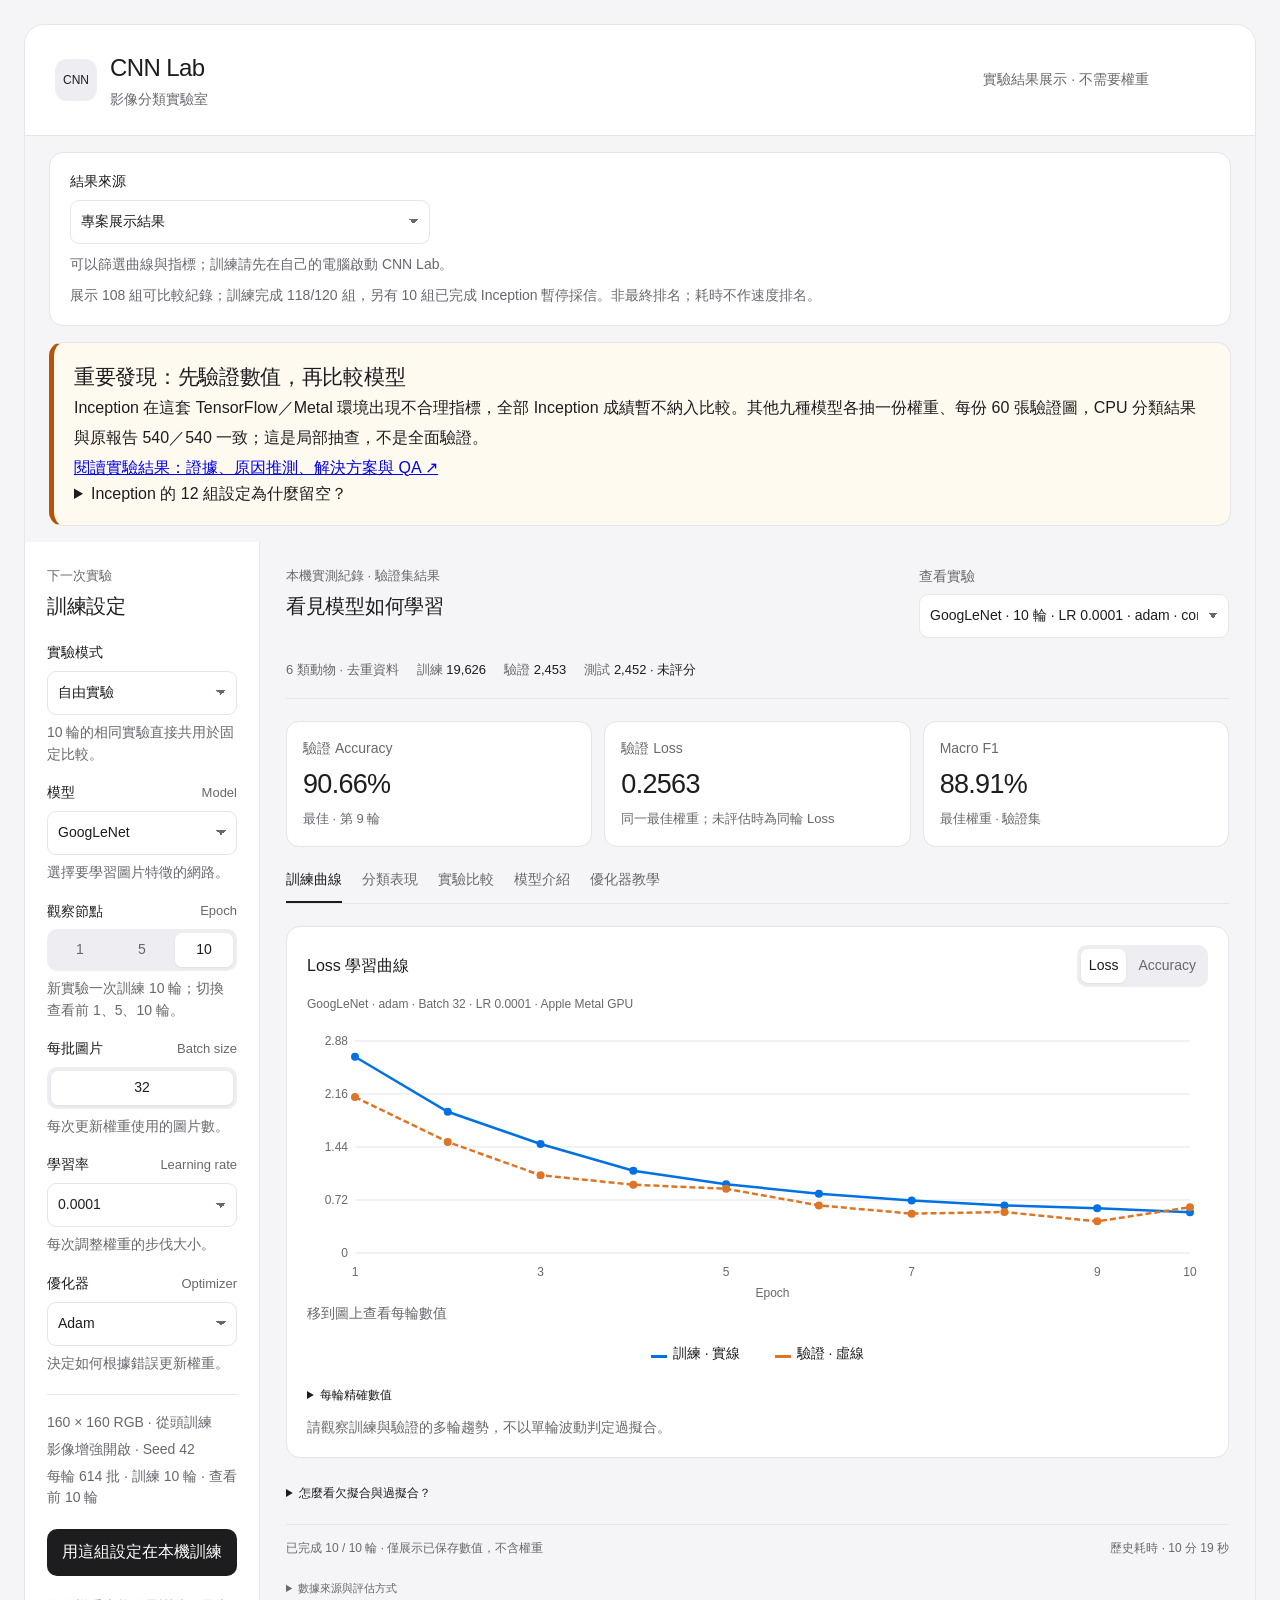
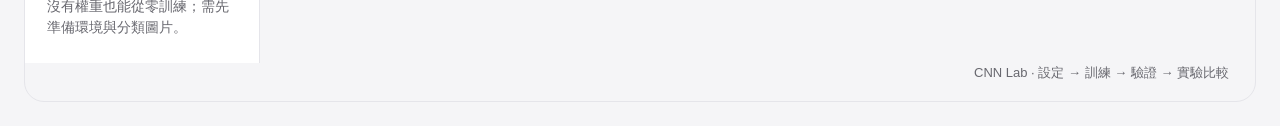
<file: index.html>
<!doctype html>
<html lang="zh-Hant"><head><meta charset="utf-8"><meta name="viewport" content="width=device-width, initial-scale=1"><title>CNN Lab · 影像分類實驗室</title><link rel="stylesheet" href="webs/style.css"><script src="webs/app.js" defer></script></head><body>
<div id="cnn-lab-preview-v2" data-mode="showcase" aria-label="CNN 影像分類實驗室介面提案">

<header class="lab-head"><div class="lab-brand"><span class="lab-logo" aria-hidden="true">CNN</span><div><h1>CNN Lab</h1><p class="lab-sub">影像分類實驗室</p></div></div><span class="lab-tag">本機執行 · 真實實驗紀錄</span></header>
<section class="lab-panel lab-source-panel"><label class="lab-field"><span class="lab-label">結果來源</span><select class="lab-select" id="cl-source"><option value="showcase">專案展示結果</option><option value="local">這台電腦的實驗</option></select></label><p class="lab-help" id="cl-mode-note"></p><p class="lab-help" id="cl-snapshot-note"></p></section>
<section class="lab-panel lab-evidence-note"><h2>重要發現：先驗證數值，再比較模型</h2><p>Inception 在這套 TensorFlow／Metal 環境出現不合理指標，全部 Inception 成績暫不納入比較。其他九種模型各抽一份權重、每份 60 張驗證圖，CPU 分類結果與原報告 540／540 一致；這是局部抽查，不是全面驗證。</p><p><a href="https://github.com/zihling-project-ai/dl_cnn_model_learning/blob/main/docs/experiment-results.md" target="_blank" rel="noopener noreferrer">閱讀實驗結果：證據、原因推測、解決方案與 QA ↗</a></p><details><summary>Inception 的 12 組設定為什麼留空？</summary><div class="lab-table-wrap"><table><thead><tr><th>模型</th><th>優化器</th><th>學習率</th><th>狀態</th><th>原因</th></tr></thead><tbody id="cl-review-cases"></tbody></table></div></details></section>
<section class="lab-panel" id="cl-local-guide" hidden><h3>在自己的電腦上訓練</h3><p class="lab-help" id="cl-guide-settings"></p><p>先下載專案、準備分類圖片，依安裝說明建立 Python 環境並啟動本機服務。Metal 需另行驗證，NVIDIA Docker 尚待實測。回到本機 CNN Lab 後，可用目前選中的設定從零訓練；權重與紀錄會保存在你自己的電腦。</p><p><a href="https://github.com/zihling-project-ai/dl_cnn_model_learning/blob/main/webs/README.md" target="_blank" rel="noopener noreferrer">查看本機啟動說明（Docker 尚待實測）</a></p></section>
<section class="lab-job" id="cl-job" hidden aria-live="polite"><div class="lab-plot-head"><div><h3 id="cl-job-title">準備工作</h3><p class="lab-help" id="cl-job-detail"></p></div><button type="button" class="lab-small-button" id="cl-cancel">取消工作</button></div><progress id="cl-progress" max="100" value="0" aria-label="工作進度"></progress><p class="lab-help" id="cl-job-message"></p></section><p class="lab-alert" id="cl-alert" role="alert" hidden></p><div class="lab-body">
<aside class="lab-side" aria-label="下次實驗設定">
<div><p class="lab-eyebrow">下一次實驗</p><h2>訓練設定</h2></div>
<div class="lab-fields">
<label class="lab-field"><span class="lab-label">實驗模式</span><select class="lab-select" id="cl-mode"><option value="free">自由實驗</option><option value="comparison">固定比較 · 10 輪</option><option value="grid">依序執行全部參數組合</option></select><span class="lab-help">10 輪的相同實驗直接共用於固定比較。</span></label><label class="lab-field"><span class="lab-label">模型 <span>Model</span></span><select class="lab-select" id="cl-model"><option value="EfficientNet-B0">EfficientNet-B0</option><option>MobileNet V1</option><option>ResNet50</option><option>GoogLeNet</option><option>Inception</option><option>VGG16</option><option>VGG16 BN</option><option>AlexNet</option><option>AlexNet LRN</option><option>LeNet</option></select><span class="lab-help" data-help>選擇要學習圖片特徵的網路。</span></label>
<div class="lab-field"><span class="lab-label" id="cl-epoch-label">觀察節點 <span>Epoch</span></span><div class="lab-segments" role="group" aria-labelledby="cl-epoch-label" data-choice="epoch"><button type="button" aria-pressed="false" data-value="1">1</button><button type="button" aria-pressed="false" data-value="5">5</button><button type="button" aria-pressed="true" data-value="10">10</button></div><span class="lab-help" data-help>新實驗一次訓練 10 輪；切換查看前 1、5、10 輪。</span></div>
<div class="lab-field"><span class="lab-label" id="cl-batch-label">每批圖片 <span>Batch size</span></span><div class="lab-segments" role="group" aria-labelledby="cl-batch-label" data-choice="batch"><button type="button" aria-pressed="true" data-value="32">32</button></div><span class="lab-help" data-help>每次更新權重使用的圖片數。</span></div>
<label class="lab-field"><span class="lab-label">學習率 <span>Learning rate</span></span><select class="lab-select" id="cl-lr"><option value="0.00001">0.00001</option><option value="0.001" selected>0.001</option><option value="0.0001">0.0001</option></select><span class="lab-help" data-help>每次調整權重的步伐大小。</span></label>
<label class="lab-field"><span class="lab-label">優化器 <span>Optimizer</span></span><select class="lab-select" id="cl-optimizer"><option>Adam</option><option>SGD</option><option>AdamW</option><option>RMSprop</option></select><span class="lab-help" data-help>決定如何根據錯誤更新權重。</span></label>
</div>
<div class="lab-side-note"><span class="lab-help">160 × 160 RGB · 從頭訓練</span><span class="lab-help">影像增強開啟 · Seed 42</span><span class="lab-help" id="cl-batches">每輪 614 批 · 最多 10 輪</span></div>
<button type="button" class="lab-main-button" id="cl-start"><i data-lucide="play" aria-hidden="true"></i>開始訓練</button><p class="lab-help" id="cl-draft-status" aria-live="polite">結果區顯示已完成的實驗。</p>
</aside>
<main class="lab-main">
<div class="lab-result-head"><div><p class="lab-eyebrow">已完成實驗 · 驗證集結果</p><h2>看見模型如何學習</h2></div><label><span class="lab-help">查看實驗</span><select class="lab-select lab-run-select" id="cl-run" aria-label="查看實驗"></select></label></div>
<div class="lab-dataset"><span>6 類動物 · 去重資料</span><span>訓練 <strong>19,626</strong></span><span>驗證 <strong>2,453</strong></span><span>測試 <strong>2,452 · 未評分</strong></span></div>
<div class="lab-stats" id="cl-original-stats" aria-live="polite"><div class="lab-stat"><span class="lab-stat-label">驗證 Accuracy</span><strong class="lab-value" id="cl-accuracy">—</strong><span class="lab-stat-foot" id="cl-best">尚未選擇實驗</span></div><div class="lab-stat"><span class="lab-stat-label">驗證 Loss</span><strong class="lab-value" id="cl-loss">—</strong><span class="lab-stat-foot">同一最佳權重；未評估時為同輪 Loss</span></div><div class="lab-stat"><span class="lab-stat-label">Macro F1</span><strong class="lab-value">—</strong><span class="lab-stat-foot">尚未計算驗證分類指標</span></div></div>
<div class="lab-tabs" role="tablist" aria-label="實驗結果"><button type="button" role="tab" id="cl-tab-curves" aria-controls="cl-panel-curves" aria-selected="false">訓練曲線</button><button type="button" role="tab" id="cl-tab-class" aria-controls="cl-panel-class" aria-selected="true">分類表現</button><button type="button" role="tab" id="cl-tab-compare" aria-controls="cl-panel-compare" aria-selected="false">實驗比較</button><button type="button" role="tab" id="cl-tab-models" aria-controls="cl-panel-models" aria-selected="false">模型介紹</button><button type="button" role="tab" id="cl-tab-optimizers" aria-controls="cl-panel-optimizers" aria-selected="false">優化器教學</button></div>
<section id="cl-panel-curves" role="tabpanel" aria-labelledby="cl-tab-curves" hidden class="lab-gap">
<div class="lab-panel"><div class="lab-plot-head"><h3 id="cl-chart-label">Loss 學習曲線</h3><div class="lab-plot-controls"><div class="lab-segments" role="group" aria-label="曲線指標" data-choice="metric"><button type="button" data-value="loss" aria-pressed="true">Loss</button><button type="button" data-value="accuracy" aria-pressed="false">Accuracy</button></div></div></div><p class="lab-saved-settings" id="cl-result-meta">EfficientNet-B0 · Adam · Batch 32 · LR 0.001</p><section id="cl-chart-composition" data-viz-composition><div class="lab-chart" data-viz-container aria-label="訓練與驗證 Loss 曲線"></div></section><p class="lab-caption" id="cl-curve-note">訓練開始後會顯示實際曲線。</p></div>
<details class="lab-explain"><summary>怎麼看欠擬合與過擬合？</summary><p>兩邊都差且停滯：留意欠擬合。訓練持續進步、驗證連續退步：留意過擬合。判讀連續多輪，不用單一門檻下結論。</p></details>
</section>
<section id="cl-panel-class" role="tabpanel" aria-labelledby="cl-tab-class" class="lab-stack">
<div class="lab-class-toolbar"><div><h3>六類分類評估</h3><p class="lab-help" id="cl-class-provenance">驗證集分類指標尚未計算</p></div><span class="lab-help">驗證集 · 最佳權重</span></div>
<div class="lab-status-note" id="cl-class-banner">選取已完成實驗後，按「計算驗證指標」，查看六類分類結果。</div>
<div class="lab-class-stats" aria-live="polite"><div class="lab-stat"><span class="lab-stat-label">Accuracy</span><strong class="lab-value" id="cl-class-accuracy">—</strong><span class="lab-stat-foot">整體答對比例</span></div><div class="lab-stat"><span class="lab-stat-label">Macro F1</span><strong class="lab-value" id="cl-class-macro">—</strong><span class="lab-stat-foot">六類同等重要</span></div><div class="lab-stat"><span class="lab-stat-label">Weighted F1</span><strong class="lab-value" id="cl-class-weighted">—</strong><span class="lab-stat-foot">依各類張數加權</span></div></div>
<div class="lab-panel"><div class="lab-plot-head"><div><h3>混淆矩陣</h3><p class="lab-help">對角線：答對 · 其他格：誤判</p></div><div class="lab-segments" role="group" aria-label="混淆矩陣顯示方式" id="cl-matrix-units"><button type="button" data-unit="count" aria-pressed="true">張數</button><button type="button" data-unit="percent" aria-pressed="false">百分比</button></div></div><p class="lab-matrix-axis">橫軸：預測類別　／　縱軸：真實類別</p><div class="lab-table-wrap"><table class="lab-matrix" aria-label="六類動物混淆矩陣，行是真實類別，列是預測類別"><caption class="lab-help" id="cl-matrix-caption">真實驗證結果 · 點格子查看誤判方向</caption><thead><tr><th scope="col">真實類別</th><th scope="col">貓</th><th scope="col">狗</th><th scope="col">狐狸</th><th scope="col">豹</th><th scope="col">獅子</th><th scope="col">狼</th></tr></thead><tbody id="cl-matrix-body"></tbody></table></div><div class="lab-matrix-legend"><span>較少</span><span class="lab-legend-ramp" aria-hidden="true"></span><span>較多</span><span id="cl-normalize-label">顏色依每列比例</span></div><div class="lab-cell-detail" aria-live="polite"><div><h3 id="cl-cell-title">選擇一格，查看模型的判斷</h3><p class="lab-help" id="cl-cell-detail">例如「狐狸 → 狼」代表狐狸被誤認成狼。</p></div><button type="button" class="lab-small-button" id="cl-error-images" disabled>查看錯誤照片</button></div><p id="cl-image-note" class="lab-help" aria-live="polite"></p></div>
<div class="lab-panel"><div class="lab-plot-head"><h3>各類別 Precision／Recall／F1</h3><span class="lab-help" id="cl-score-basis">驗證集 · 2,453 張</span></div><div class="lab-table-wrap"><table class="lab-scores"><thead><tr><th scope="col">類別</th><th scope="col">Precision</th><th scope="col">Recall</th><th scope="col">F1</th><th scope="col">Support</th></tr></thead><tbody id="cl-scores-body"></tbody><tfoot id="cl-scores-foot"></tfoot></table></div><details class="lab-explain"><summary>這些指標怎麼讀？</summary><p>Precision：被判成這一類的照片，有多少是真的。Recall：這一類的照片，有多少被找出來。F1：綜合兩者。Support：真實照片張數。Macro：六類平等平均；Weighted：依各類張數加權。</p></details></div>
<div class="lab-class-footer"><span class="lab-help">調參看驗證集 · 測試集保留到最終評估</span><button type="button" class="lab-small-button" id="cl-evaluate">計算實際驗證指標</button></div><div id="cl-errors" class="lab-error-grid" hidden></div><p class="lab-help" id="cl-eval-note" aria-live="polite">評估只使用驗證集，不讀取測試集。</p>
</section>

<section id="cl-panel-optimizers" role="tabpanel" aria-labelledby="cl-tab-optimizers" hidden class="lab-stack">
<div class="lab-panel lab-optimizer-intro"><p class="lab-eyebrow">先看一次更新，再看四種方法</p><h3>模型答錯後，旋鈕要往哪轉、轉多少？</h3><p>把一個權重想成一個旋鈕。Loss 是錯誤分數；梯度告訴我們這個旋鈕附近的斜率；優化器決定怎麼轉；學習率決定步伐大小。照片的正確標籤始終不變。</p><div class="lab-learning-flow"><span>看照片與答案</span><b aria-hidden="true">→</b><span>算錯誤分數</span><b aria-hidden="true">→</b><span>算梯度</span><b aria-hidden="true">→</b><span>更新旋鈕</span></div></div>
<div class="lab-panel"><h3>先真的算一次：讓 w 接近 3</h3><p>這是只有一個旋鈕的玩具任務，不是動物分類的 Loss。目前 w=1，我們希望它接近固定答案 3。</p><pre class="lab-formula"><code>Loss = (w − 3)²
梯度 g = 2 × (w − 3) = −4

新權重 = 舊權重 − 學習率 × 梯度
       = 1 − 0.1 × (−4)
       = 1.4</code></pre><p>梯度是負的，減掉負數，權重反而變大。Loss 從 4 變成 2.56，表示這一步更接近答案。答案 3 沒改，改的是目前的猜測。</p><p class="lab-optimizer-example">學習率 0.01：只走到 1.04。<br>學習率 2：衝到 9，Loss 反而變成 36。<br>步伐不是越大越好；這裡的學習率只是方便算例。</p></div>
<div class="lab-panel"><h3>公式先認這幾個字</h3><p><b>w</b>＝權重；<b>g</b>＝梯度；<b>α</b>＝學習率；<b>t</b>＝第幾次更新，不是 epoch。<br><b>√</b>＝平方根；<b>g²</b>＝梯度平方；<b>ε</b>＝放在分母裡幫助穩定的小數值。</p><p>梯度為正：權重增加一點，Loss 會上升，所以通常往減少權重的方向走。梯度為負則相反。這是附近的方向資訊，不保證一大步後仍然成立。</p></div>
<div class="lab-optimizer-grid">
<article class="lab-panel"><p class="lab-eyebrow">01 · 照這次的斜率走</p><h3>SGD：直接改一小步</h3><p>這一批告訴我往哪改，就照學習率走。前面的 1 → 1.4，就是最簡單的 SGD。</p><pre class="lab-formula"><code>w新 = w舊 − α × g</code></pre><details class="lab-explain"><summary>加 Momentum：記住上一個步伐</summary><p>如果連續幾次方向相同，就累積一些慣性。u 是帶正負號的更新步伐；μ=0.9 表示保留九成舊步伐。</p><pre class="lab-formula"><code>u新 = μ × u舊 + α × g
w新 = w舊 − u新</code></pre><p>例如舊步伐 −0.2，這次 α=0.1、g=−4：新步伐＝−0.58，所以權重增加 0.58。此例不含衰減。</p></details><p class="lab-help">Lab 使用 momentum=0.9，另有權重衰減，因此不是最單純的 SGD。</p></article>
<article class="lab-panel"><p class="lab-eyebrow">02 · 看自己最近的梯度大小</p><h3>RMSprop：先調整步伐尺度</h3><p>不同旋鈕的梯度大小可能差很多。每個旋鈕先記住自己最近的梯度平方，再用它縮放更新。</p><pre class="lab-formula"><code>s新 = ρ × s舊 + (1−ρ) × g²
步伐 = α × g / √(s新 + ε)
w新 = w舊 − 步伐</code></pre><p>s 是大小紀錄；ρ=0.9 就是九成舊紀錄加一成新紀錄。分母越大，這次更新縮得越多。</p><details class="lab-explain"><summary>簡單算例與 Lab 的動量</summary><p>從 s=0 開始，g=−4、ρ=0.9、α=0.1：s新=1.6。忽略 ε，步伐約 −0.316，w 從 1 變成約 1.316。例子不含動量；Lab 會額外用 μ=0.9 保留前一次步伐。</p><pre class="lab-formula"><code>u新 = μ × u舊 + 步伐
w新 = w舊 − u新</code></pre></details><p class="lab-help">對應 Keras 2.15、centered=False；Lab 的 ε=0.001 在平方根裡，實際計算不能總是忽略它。</p></article>
<article class="lab-panel"><p class="lab-eyebrow">03 · 兩本筆記</p><h3>Adam：記方向，也記大小</h3><p>第一本記最近常往哪邊走，第二本記最近梯度有多大。再用這兩本筆記決定步伐。</p><pre class="lab-formula"><code>m新 = β₁ × m舊 + (1−β₁) × g
v新 = β₂ × v舊 + (1−β₂) × g²</code></pre><p>m 記方向；v 記大小。β₁、β₂ 是保留舊紀錄的比例。剛開始紀錄都是零，Adam 會另外做早期修正。</p><details class="lab-explain"><summary>完整更新公式：看懂後再展開</summary><pre class="lab-formula"><code>aₜ = α × √(1−β₂ᵗ) / (1−β₁ᵗ)
wₜ = wₜ₋₁ − aₜ × mₜ / (√vₜ + ε)</code></pre><p>t 是更新次數；上標 t 是次方。aₜ 是修正後的係數，不用在介面另外填。m、v 依上面公式累積，起始都為零。</p><p>第一步 g=−4、α=0.1，忽略極小 ε，w 約從 1 變成 1.1。不同方法走的距離不一樣，不能只看一步就判定誰比較好。</p></details><p class="lab-help">以上對應 Keras 2.15、amsgrad=False。自動調整不代表自動找到最佳答案。</p></article>
<article class="lab-panel"><p class="lab-eyebrow">04 · 額外往零拉一點</p><h3>AdamW：Adam 加上權重衰減</h3><p>一邊照 Adam 更新，一邊額外限制權重長太大。λ 是 weight_decay，控制往零拉多少。</p><pre class="lab-formula"><code>w新 = (1 − α × λ) × w舊
      − Adam更新量</code></pre><p>假設舊權重 1、α=0.1、λ=0.01，Adam更新量=−0.1：</p><pre class="lab-formula"><code>只用 Adam：1 − (−0.1) = 1.1
用 AdamW：0.999 − (−0.1) = 1.099</code></pre><p>1.099 比 1.1 小一點，但仍比舊權重 1 大。衰減不表示總結果一定變小，因為學習可能同時把它推大。</p><p class="lab-help">λ=0 就沒有額外衰減。太強也可能學不好；它不等於直接把 L2 加進 Adam 的 Loss。</p></article>
</div><div class="lab-panel"><h3>先記住這四句就好</h3><ul><li><b>SGD：</b>照這次梯度走；加動量就記住前一步。</li><li><b>RMSprop：</b>看最近梯度大小，替每個權重調整尺度。</li><li><b>Adam：</b>同時記方向與大小，再修正初期估計。</li><li><b>AdamW：</b>Adam 之外再加一股往零拉的力。</li></ul><p>Lab 的 SGD／AdamW 套用 weight_decay，Adam／RMSprop 不套用；比較的是整組設定。不能只看名稱或十輪最高分就說誰一定比較好。</p><p><a href="https://github.com/zihling-project-ai/dl_cnn_model_learning/blob/main/docs/optimizers.md" target="_blank" rel="noopener noreferrer">完整白話筆記、公式小抄與官方參考 ↗</a></p></div>
</section>
<section id="cl-panel-models" role="tabpanel" aria-labelledby="cl-tab-models" hidden class="lab-stack"><div class="lab-panel"><h3>認識十種 CNN</h3><p class="lab-help">從核心設計理解模型，再搭配曲線與分類指標觀察。圖示以原論文或明確的官方參考版本為準；本專案是六類分類學習實作，仍有架構調整，部分差異較大，請展開各卡片核對。</p></div><div class="lab-model-grid"><article class="lab-panel lab-model-card"><h3>LeNet</h3><p>小型卷積與平均池化，作為入門基準。</p><a href="docs/images/lenet-reference.svg" target="_blank" rel="noopener noreferrer" aria-label="放大參考架構圖"><img src="docs/images/lenet-reference.svg" alt="LeNet 結構圖"></a><p class="lab-help">點圖可放大。圖依原論文／官方參考重繪；本專案調整見下方差異。<a href="https://princetonuniversity.github.io/NEU-PSY-502/_static/pdf/Class%204/LeCunn1998.pdf" target="_blank" rel="noopener noreferrer">查看架構來源</a></p><p><a href="https://github.com/zihling-project-ai/dl_cnn_model_learning/blob/main/models/lenet.py">查看模型程式</a></p><details class="lab-explain"><summary>模型特色與論文架構差異</summary><p>原版 C3 為部分通道連接，目前使用一般 Conv2D；原版 subsampling 含可訓練縮放與偏置，目前為固定平均池化；C5 改用 Flatten＋Dense(120)，在目前輸入尺寸下不等同原卷積；RBF 輸出改為 Softmax。<a href="https://princetonuniversity.github.io/NEU-PSY-502/_static/pdf/Class%204/LeCunn1998.pdf" target="_blank" rel="noopener noreferrer">論文</a></p></details></article><article class="lab-panel lab-model-card"><h3>AlexNet</h3><p>大卷積核、ReLU 與 Dropout。</p><a href="docs/images/alexnet-reference.svg" target="_blank" rel="noopener noreferrer" aria-label="放大參考架構圖"><img src="docs/images/alexnet-reference.svg" alt="AlexNet 結構圖"></a><p class="lab-help">點圖可放大。圖依原論文／官方參考重繪；本專案調整見下方差異。<a href="https://proceedings.neurips.cc/paper_files/paper/2012/file/c399862d3b9d6b76c8436e924a68c45b-Paper.pdf" target="_blank" rel="noopener noreferrer">查看架構來源</a></p><p><a href="https://github.com/zihling-project-ai/dl_cnn_model_learning/blob/main/models/alexnet.py">查看模型程式</a></p><details class="lab-explain"><summary>模型特色與論文架構差異</summary><p>隱藏全連接層為 512／512，原版為 4096／4096；原版第 2、4、5 層的分組連接改為一般卷積；省略 LRN。<a href="https://proceedings.neurips.cc/paper_files/paper/2012/file/c399862d3b9d6b76c8436e924a68c45b-Paper.pdf" target="_blank" rel="noopener noreferrer">論文</a></p></details></article><article class="lab-panel lab-model-card"><h3>AlexNet＋LRN</h3><p>加入局部反應正規化，與無 LRN 版本對照。</p><a href="docs/images/alexnet_lrn-reference.svg" target="_blank" rel="noopener noreferrer" aria-label="放大參考架構圖"><img src="docs/images/alexnet_lrn-reference.svg" alt="AlexNet＋LRN 結構圖"></a><p class="lab-help">點圖可放大。圖依原論文／官方參考重繪；本專案調整見下方差異。<a href="https://proceedings.neurips.cc/paper_files/paper/2012/file/c399862d3b9d6b76c8436e924a68c45b-Paper.pdf" target="_blank" rel="noopener noreferrer">查看架構來源</a></p><p><a href="https://github.com/zihling-project-ai/dl_cnn_model_learning/blob/main/models/alexnet_lrn.py">查看模型程式</a></p><details class="lab-explain"><summary>模型特色與論文架構差異</summary><p>同樣縮小為 512／512，且未使用原版分組連接。LRN 的 bias=1 與論文 k=2 不同，這一項屬層內超參數差異。<a href="https://proceedings.neurips.cc/paper_files/paper/2012/file/c399862d3b9d6b76c8436e924a68c45b-Paper.pdf" target="_blank" rel="noopener noreferrer">論文</a></p></details></article><article class="lab-panel lab-model-card"><h3>VGG16</h3><p>連續堆疊 3×3 卷積。</p><a href="docs/images/vgg16-reference.svg" target="_blank" rel="noopener noreferrer" aria-label="放大參考架構圖"><img src="docs/images/vgg16-reference.svg" alt="VGG16 結構圖"></a><p class="lab-help">點圖可放大。圖依原論文／官方參考重繪；本專案調整見下方差異。<a href="https://arxiv.org/abs/1409.1556" target="_blank" rel="noopener noreferrer">查看架構來源</a></p><p><a href="https://github.com/zihling-project-ai/dl_cnn_model_learning/blob/main/models/vgg16.py">查看模型程式</a></p><details class="lab-explain"><summary>模型特色與論文架構差異</summary><p>卷積配置對應原版 configuration D；兩個隱藏全連接層縮為 256／256，原版為 4096／4096。<a href="https://arxiv.org/html/1409.1556v6" target="_blank" rel="noopener noreferrer">論文 Table 1</a></p></details></article><article class="lab-panel lab-model-card"><h3>VGG16＋BN</h3><p>加入 Batch Normalization；分類器大小也與本專案 VGG16 不同，並非只差 BN。</p><a href="docs/images/vgg16_bn-reference.svg" target="_blank" rel="noopener noreferrer" aria-label="放大參考架構圖"><img src="docs/images/vgg16_bn-reference.svg" alt="VGG16＋BN 結構圖"></a><p class="lab-help">點圖可放大。圖依原論文／官方參考重繪；本專案調整見下方差異。<a href="https://arxiv.org/abs/1409.1556" target="_blank" rel="noopener noreferrer">查看架構來源</a></p><p><a href="https://github.com/zihling-project-ai/dl_cnn_model_learning/blob/main/models/vgg16_bn.py">查看模型程式</a></p><details class="lab-explain"><summary>模型特色與論文架構差異</summary><p>隱藏全連接層為 512／512。BN 是原 VGG 的擴充設計，並非 2014 VGG 論文原版。<a href="https://arxiv.org/html/1409.1556v6" target="_blank" rel="noopener noreferrer">VGG 論文</a></p></details></article><article class="lab-panel lab-model-card"><h3>GoogLeNet</h3><p>Inception v1 多分支、1×1 降維與輔助分類器。</p><a href="docs/images/googlenet-reference.svg" target="_blank" rel="noopener noreferrer" aria-label="放大參考架構圖"><img src="docs/images/googlenet-reference.svg" alt="GoogLeNet 結構圖"></a><p class="lab-help">點圖可放大。圖依原論文／官方參考重繪；本專案調整見下方差異。<a href="https://arxiv.org/abs/1409.4842" target="_blank" rel="noopener noreferrer">查看架構來源</a></p><p><a href="https://github.com/zihling-project-ai/dl_cnn_model_learning/blob/main/models/googlenet.py">查看模型程式</a></p><details class="lab-explain"><summary>模型特色與論文架構差異</summary><p>主要 Inception 配置大致對應，但前段省略原版兩個 LRN 層；池化的空間尺寸隨輸入尺寸調整。<a href="https://arxiv.org/pdf/1409.4842" target="_blank" rel="noopener noreferrer">論文</a></p></details></article><article class="lab-panel lab-model-card"><h3>Inception v2</h3><p>BN、多分支、卷積分解與降採樣。</p><a href="docs/images/inception-reference.svg" target="_blank" rel="noopener noreferrer" aria-label="放大參考架構圖"><img src="docs/images/inception-reference.svg" alt="Inception v2 結構圖"></a><p class="lab-help">點圖可放大。圖依原論文／官方參考重繪；本專案調整見下方差異。<a href="https://github.com/tensorflow/models/blob/master/research/slim/nets/inception_v2.py" target="_blank" rel="noopener noreferrer">查看架構來源</a></p><p><a href="https://github.com/zihling-project-ai/dl_cnn_model_learning/blob/main/models/inception.py">查看模型程式</a></p><details class="lab-explain"><summary>模型特色與論文架構差異</summary><p>對齊 TF-Slim 的可分離卷積前段、八個一般區塊與兩個 Reduction，共十個模組；保留本專案 GAP、六類輸出、BN／初始化與 Dropout 強度，不宣稱逐點重現原訓練。<a href="https://github.com/tensorflow/models/blob/master/research/slim/nets/inception_v2.py" target="_blank" rel="noopener noreferrer">參考實作</a></p></details></article><article class="lab-panel lab-model-card"><h3>ResNet50</h3><p>Bottleneck 與殘差捷徑。</p><a href="docs/images/resnet50-reference.svg" target="_blank" rel="noopener noreferrer" aria-label="放大參考架構圖"><img src="docs/images/resnet50-reference.svg" alt="ResNet50 結構圖"></a><p class="lab-help">點圖可放大。圖依原論文／官方參考重繪；本專案調整見下方差異。<a href="https://arxiv.org/abs/1512.03385" target="_blank" rel="noopener noreferrer">查看架構來源</a></p><p><a href="https://github.com/zihling-project-ai/dl_cnn_model_learning/blob/main/models/resnet.py">查看模型程式</a></p><details class="lab-explain"><summary>模型特色與論文架構差異</summary><p>主幹配置對應 ResNet50；第一層使用 TensorFlow same 補邊，與原作者固定 pad=3 的邊界取樣可能不同，不宣稱逐點數值等價。<a href="https://arxiv.org/pdf/1512.03385" target="_blank" rel="noopener noreferrer">論文</a>、<a href="https://github.com/KaimingHe/deep-residual-networks/blob/master/prototxt/ResNet-50-deploy.prototxt" target="_blank" rel="noopener noreferrer">原作者實作</a></p></details></article><article class="lab-panel lab-model-card"><h3>MobileNet v1</h3><p>Depthwise 與 Pointwise 卷積，降低計算量。</p><a href="docs/images/mobilenet_v1-reference.svg" target="_blank" rel="noopener noreferrer" aria-label="放大參考架構圖"><img src="docs/images/mobilenet_v1-reference.svg" alt="MobileNet v1 結構圖"></a><p class="lab-help">點圖可放大。圖依原論文／官方參考重繪；本專案調整見下方差異。<a href="https://arxiv.org/abs/1704.04861" target="_blank" rel="noopener noreferrer">查看架構來源</a></p><p><a href="https://github.com/zihling-project-ai/dl_cnn_model_learning/blob/main/models/mobilenet_v1.py">查看模型程式</a></p><details class="lab-explain"><summary>模型特色與論文架構差異</summary><p>主幹配置對應 v1；論文文字使用 ReLU，本專案使用 ReLU6（亦見官方實作），此差異須明確區分。目前 Dropout=0.2 與官方預設強度不同，主要屬正則化設定差異。<a href="https://arxiv.org/pdf/1704.04861" target="_blank" rel="noopener noreferrer">論文</a>、<a href="https://github.com/tensorflow/models/blob/master/research/slim/nets/mobilenet_v1.py" target="_blank" rel="noopener noreferrer">官方實作</a></p></details></article><article class="lab-panel lab-model-card"><h3>EfficientNet-B0</h3><p>MBConv、SE 通道權重與條件式殘差。</p><a href="docs/images/efficientnet_b0-reference.svg" target="_blank" rel="noopener noreferrer" aria-label="放大參考架構圖"><img src="docs/images/efficientnet_b0-reference.svg" alt="EfficientNet-B0 結構圖"></a><p class="lab-help">點圖可放大。圖依原論文／官方參考重繪；本專案調整見下方差異。<a href="https://arxiv.org/abs/1905.11946" target="_blank" rel="noopener noreferrer">查看架構來源</a></p><p><a href="https://github.com/zihling-project-ai/dl_cnn_model_learning/blob/main/models/efficientnet.py">查看模型程式</a></p><details class="lab-explain"><summary>模型特色與論文架構差異</summary><p>SE 縮減寬度依區塊輸入通道計算；殘差支路使用逐樣本遮罩，丟棄率依 block_idx／total_blocks 增加。保留本專案 BN 與初始化設定，不要求原論文環境或訓練方法。<a href="https://github.com/tensorflow/tpu/blob/master/models/official/efficientnet/efficientnet_model.py" target="_blank" rel="noopener noreferrer">參考實作</a></p></details></article></div></section>
<section id="cl-panel-compare" role="tabpanel" aria-labelledby="cl-tab-compare" hidden class="lab-stack"><div class="lab-panel"><div class="lab-plot-head"><h3>實驗比較</h3><span class="lab-help">僅顯示已完成 10 輪的實驗</span><span class="lab-help">比較時請使用相同基準、優化器與學習率</span></div><label class="lab-help">模型 <select class="lab-select" id="cl-filter-model"><option value="all">全部模型</option></select></label><label class="lab-help">優化器 <select class="lab-select" id="cl-filter-opt"><option value="all">全部</option><option>adam</option><option>sgd</option><option>adamw</option><option>rmsprop</option></select></label><label class="lab-help">學習率 <select class="lab-select" id="cl-filter-lr"><option value="all">全部</option><option>0.00001</option><option>0.0001</option><option>0.001</option></select></label><div class="lab-table-wrap"><table><thead><tr><th>模型</th><th>Epoch</th><th>Batch</th><th>LR</th><th>Optimizer</th><th>驗證 Acc.</th><th>驗證 Loss</th><th>Macro F1</th><th>耗時</th><th>狀態</th></tr></thead><tbody id="cl-compare-body"></tbody></table></div><p class="lab-caption">耗時為各次實測。不同模型與設定需搭配曲線一起判讀，不只比較最高分。</p></div></section>
<div class="lab-bottom"><span class="lab-completed"><i data-lucide="circle-check" aria-hidden="true"></i><span id="cl-complete">尚無實驗</span></span><span id="cl-duration">尚無完整耗時</span></div>
<details class="lab-src"><summary>數據來源與評估方式</summary><p>曲線讀取各次實驗的逐輪 CSV；分類指標由最佳權重在驗證集的逐圖預測計算。Loss 為主要分類輸出的交叉熵；GoogLeNet 訓練總 Loss 另含輔助輸出，不與分類 Loss 混為一談。測試集不提供操作入口。</p></details>
</main>
</div>
<section class="lab-review" id="cl-review" hidden aria-label="確認下次實驗設定" aria-live="polite"><h2>確認下一次實驗</h2><div class="lab-keyvals" id="cl-review-values"></div><p class="lab-help">不需要既有權重。確認後會從頭訓練，使用去重資料與獨立輸出位置；整批排程每次只執行一組。原始資料與既有權重不覆寫；過程可取消。</p><div class="lab-review-actions"><button type="button" class="lab-small-button" id="cl-close-review">返回調整</button><button type="button" class="lab-main-button" id="cl-confirm">確認開始訓練</button></div></section>
<div class="lab-foot">CNN Lab · 設定 → 訓練 → 驗證 → 實驗比較</div>









</div>

</body></html>
</file>
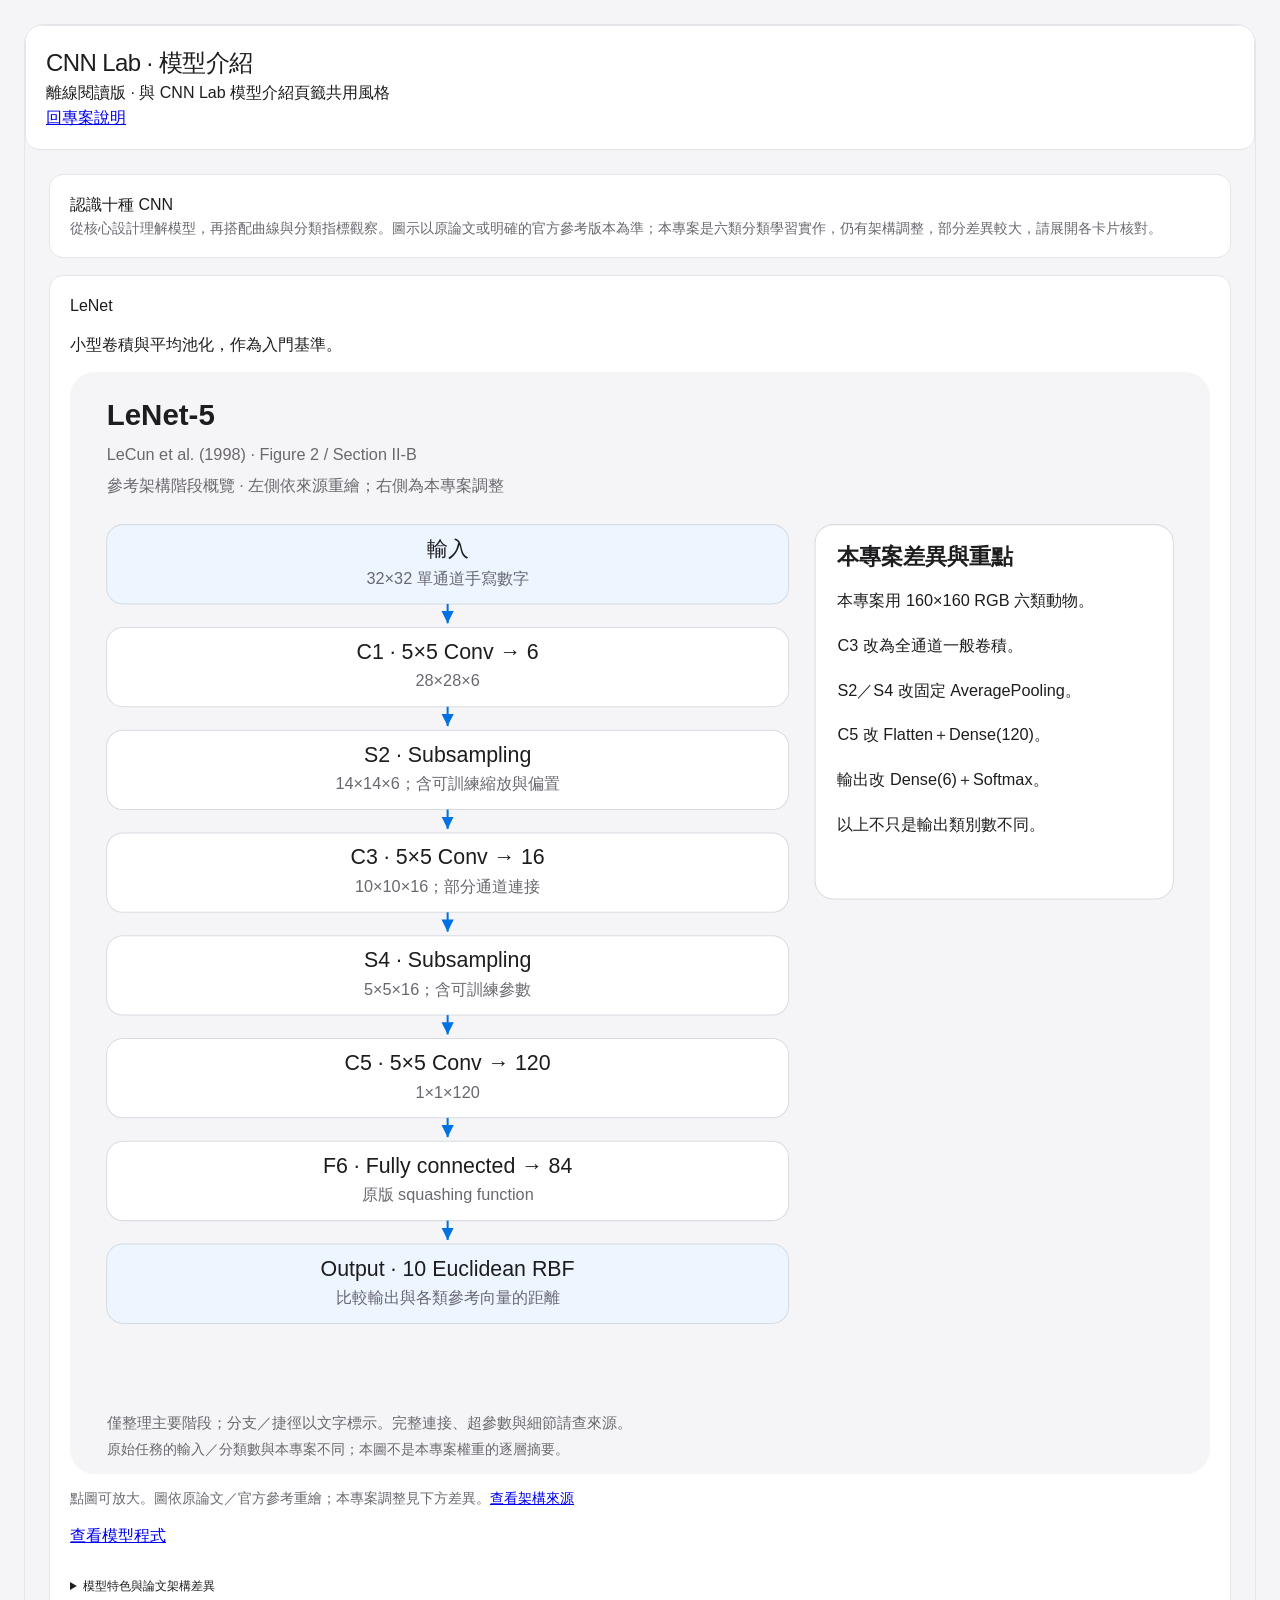
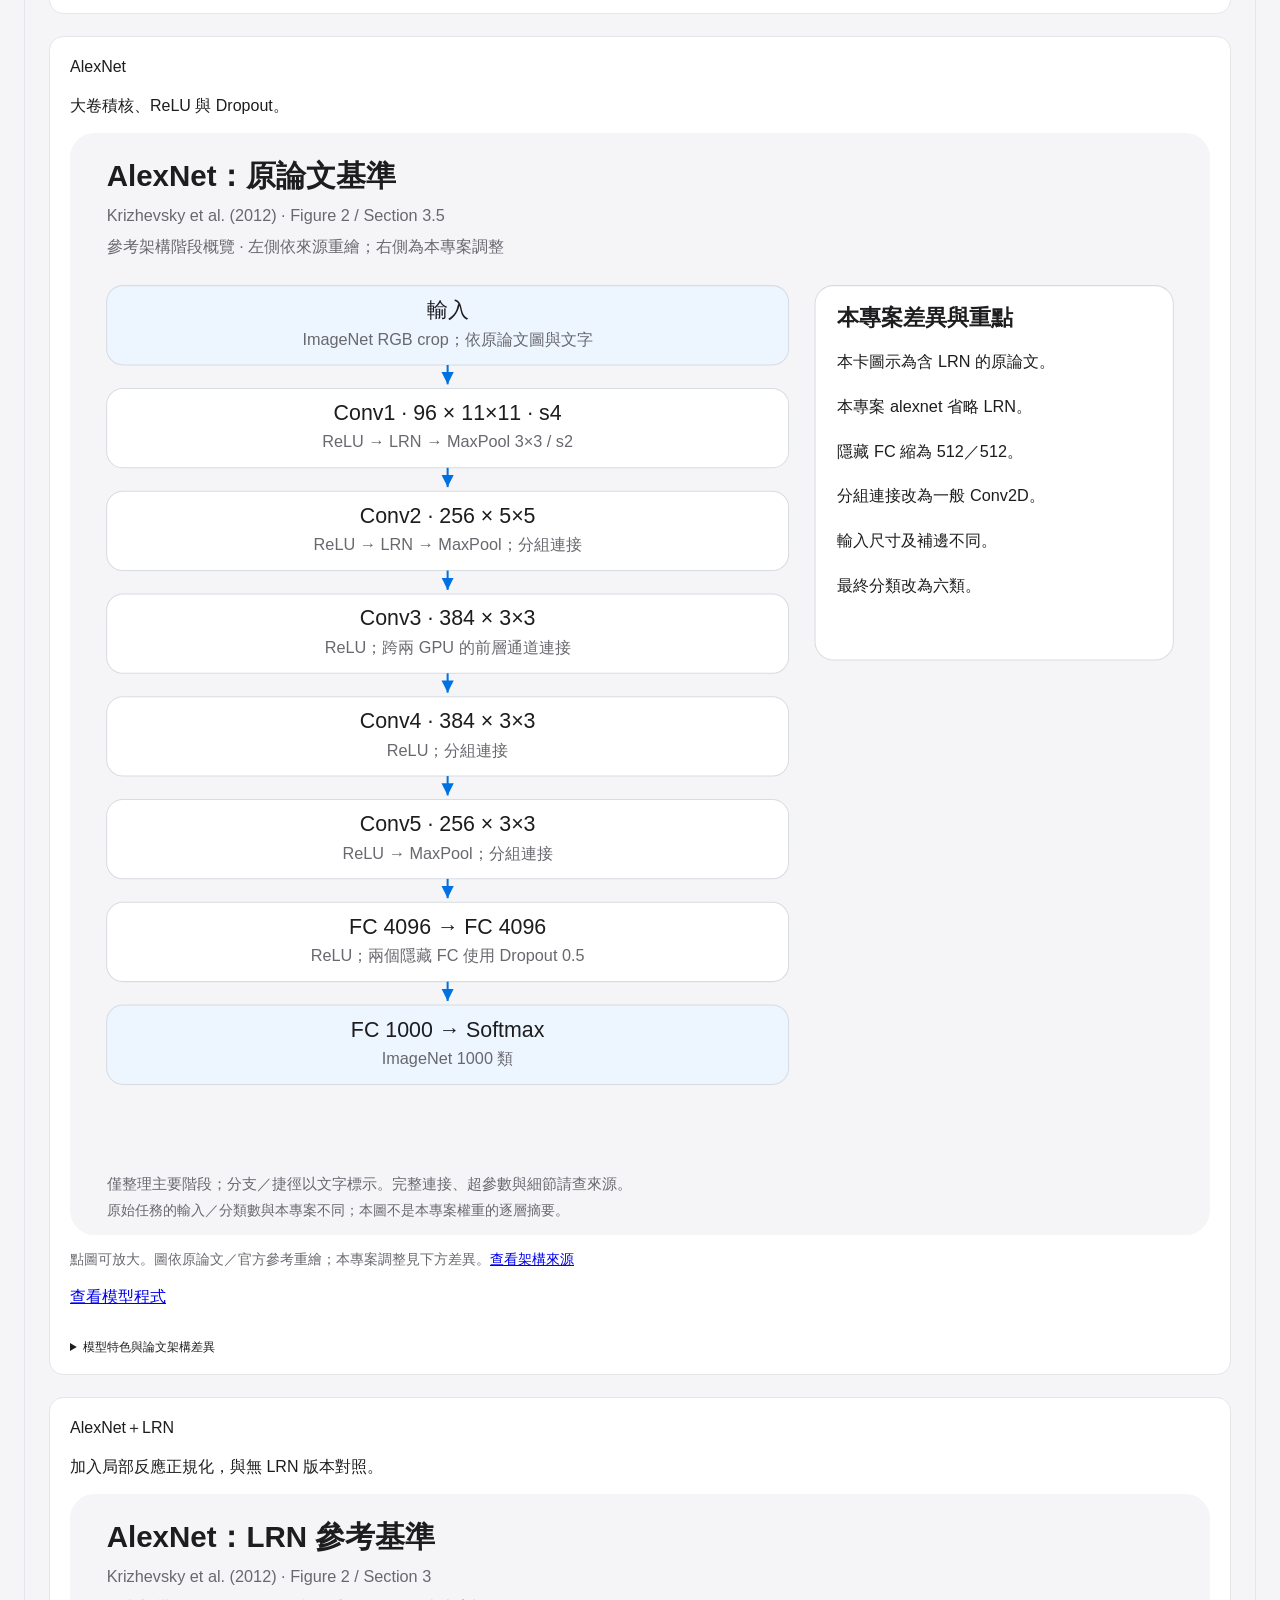
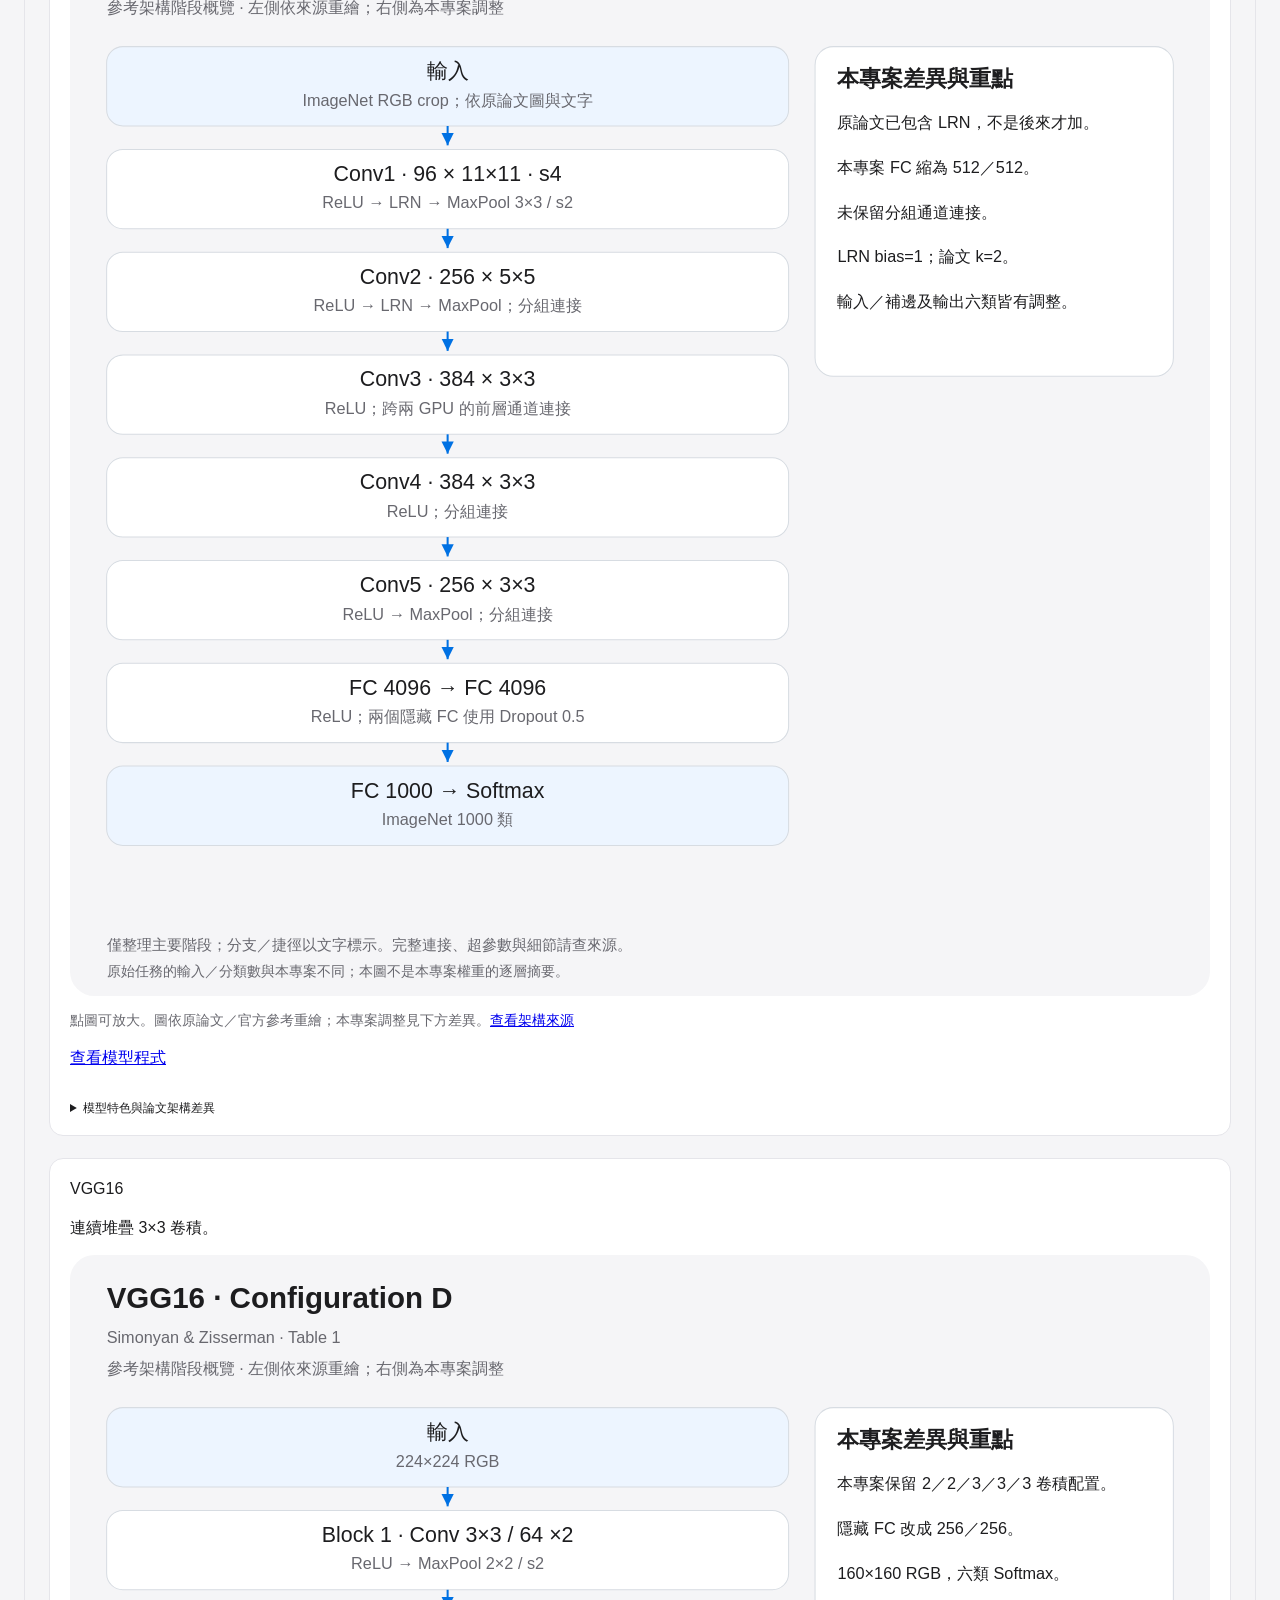
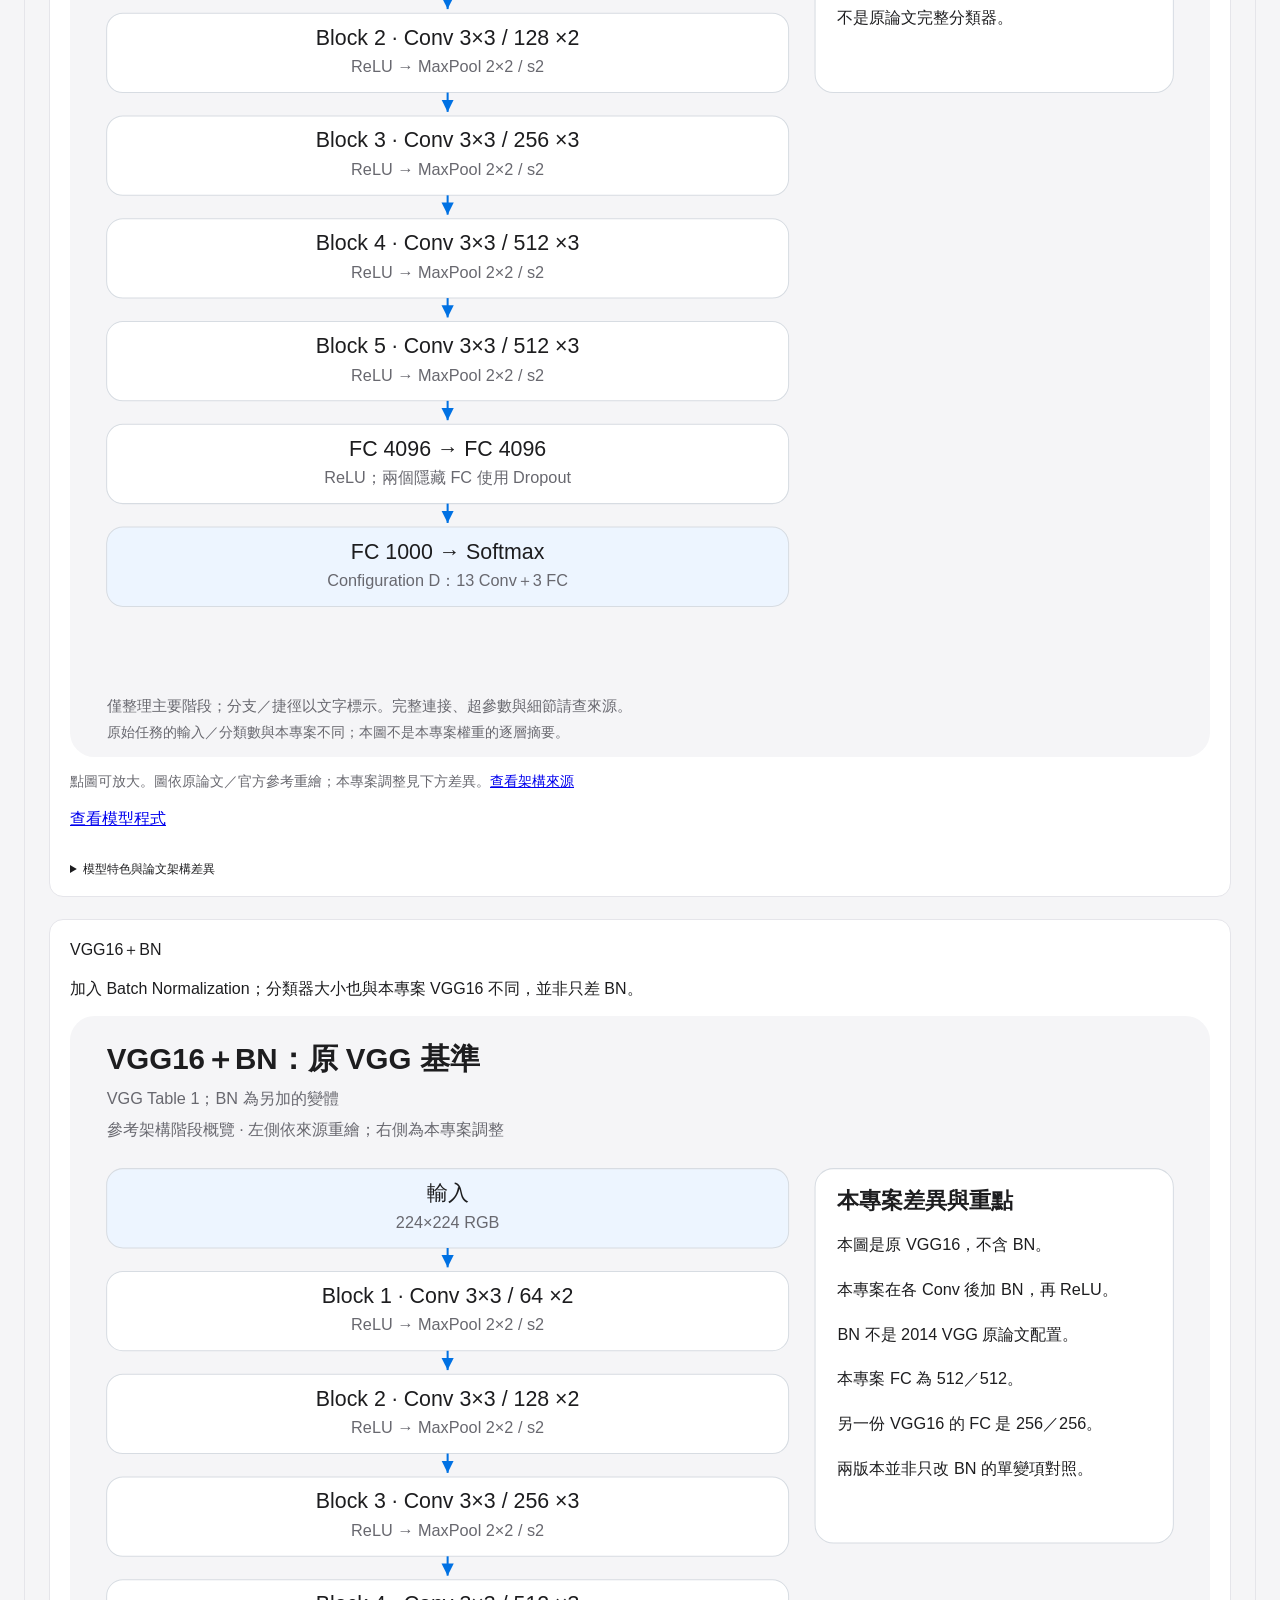
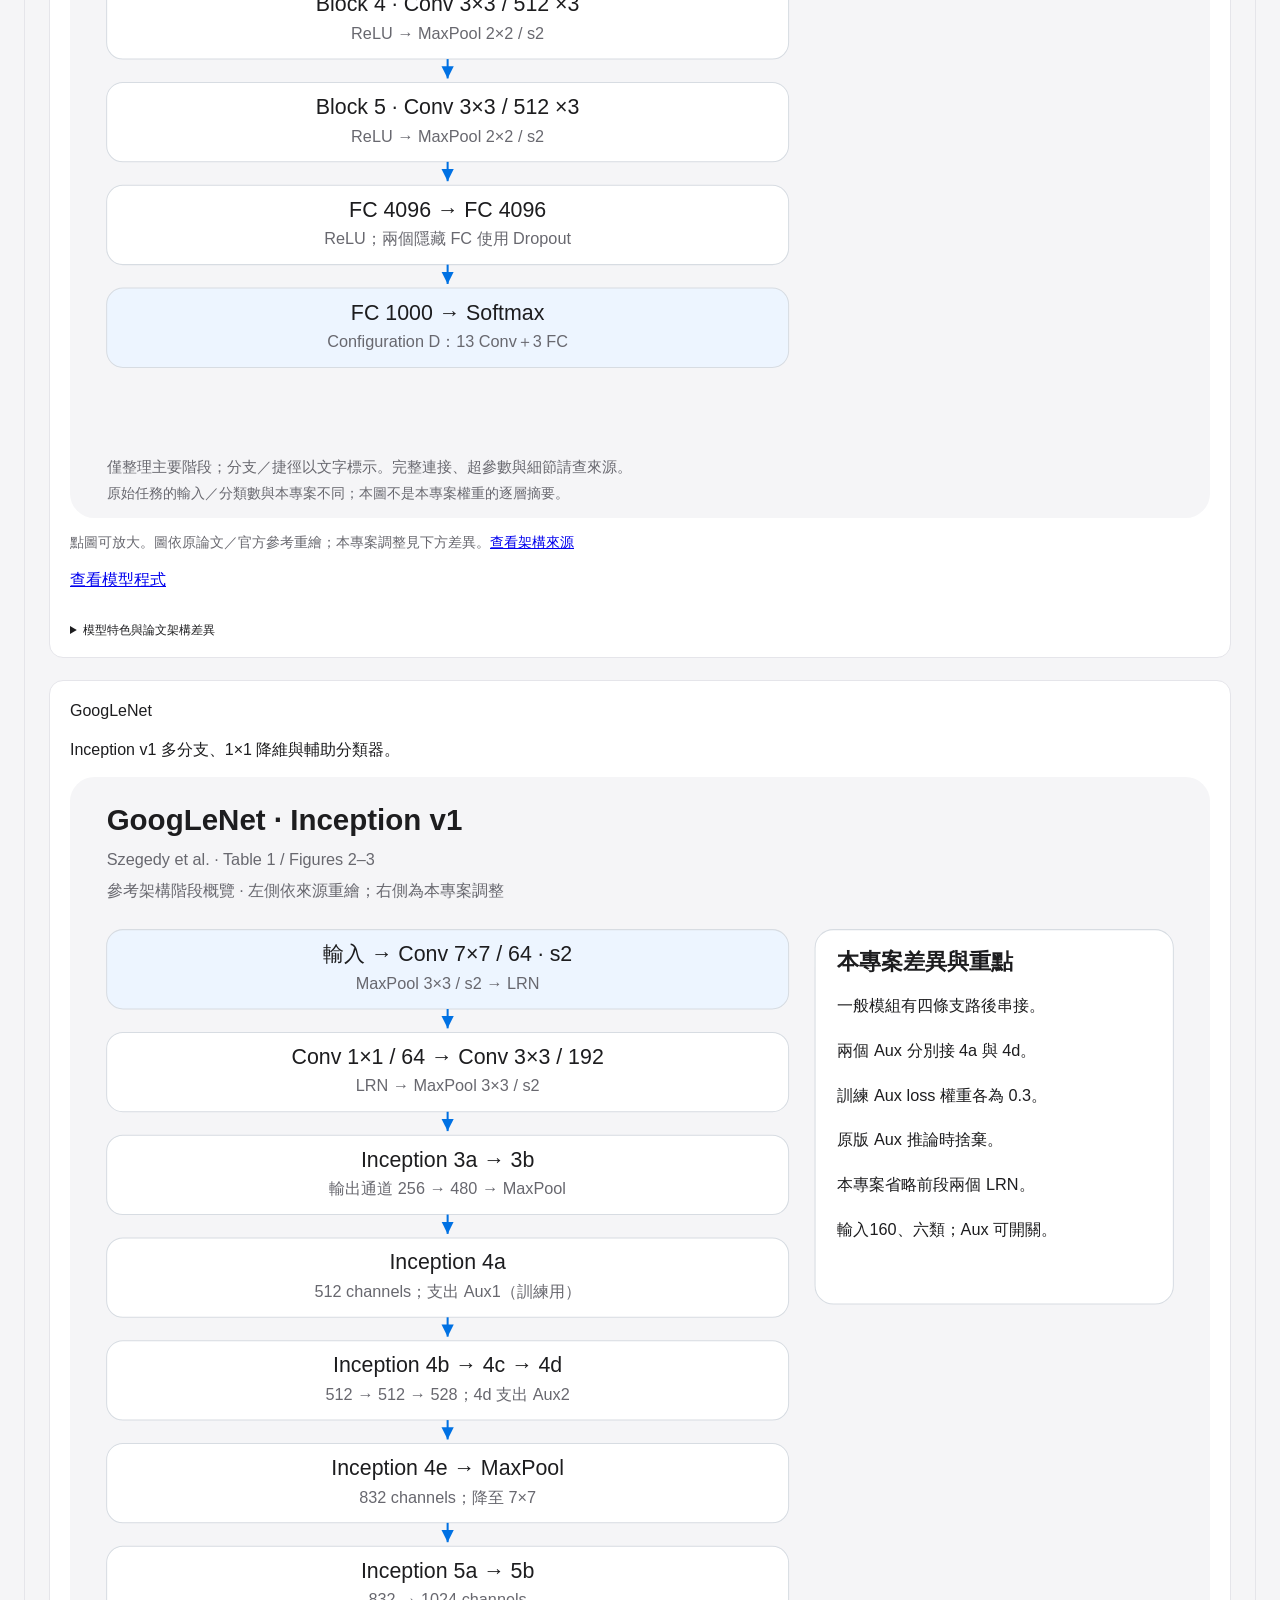
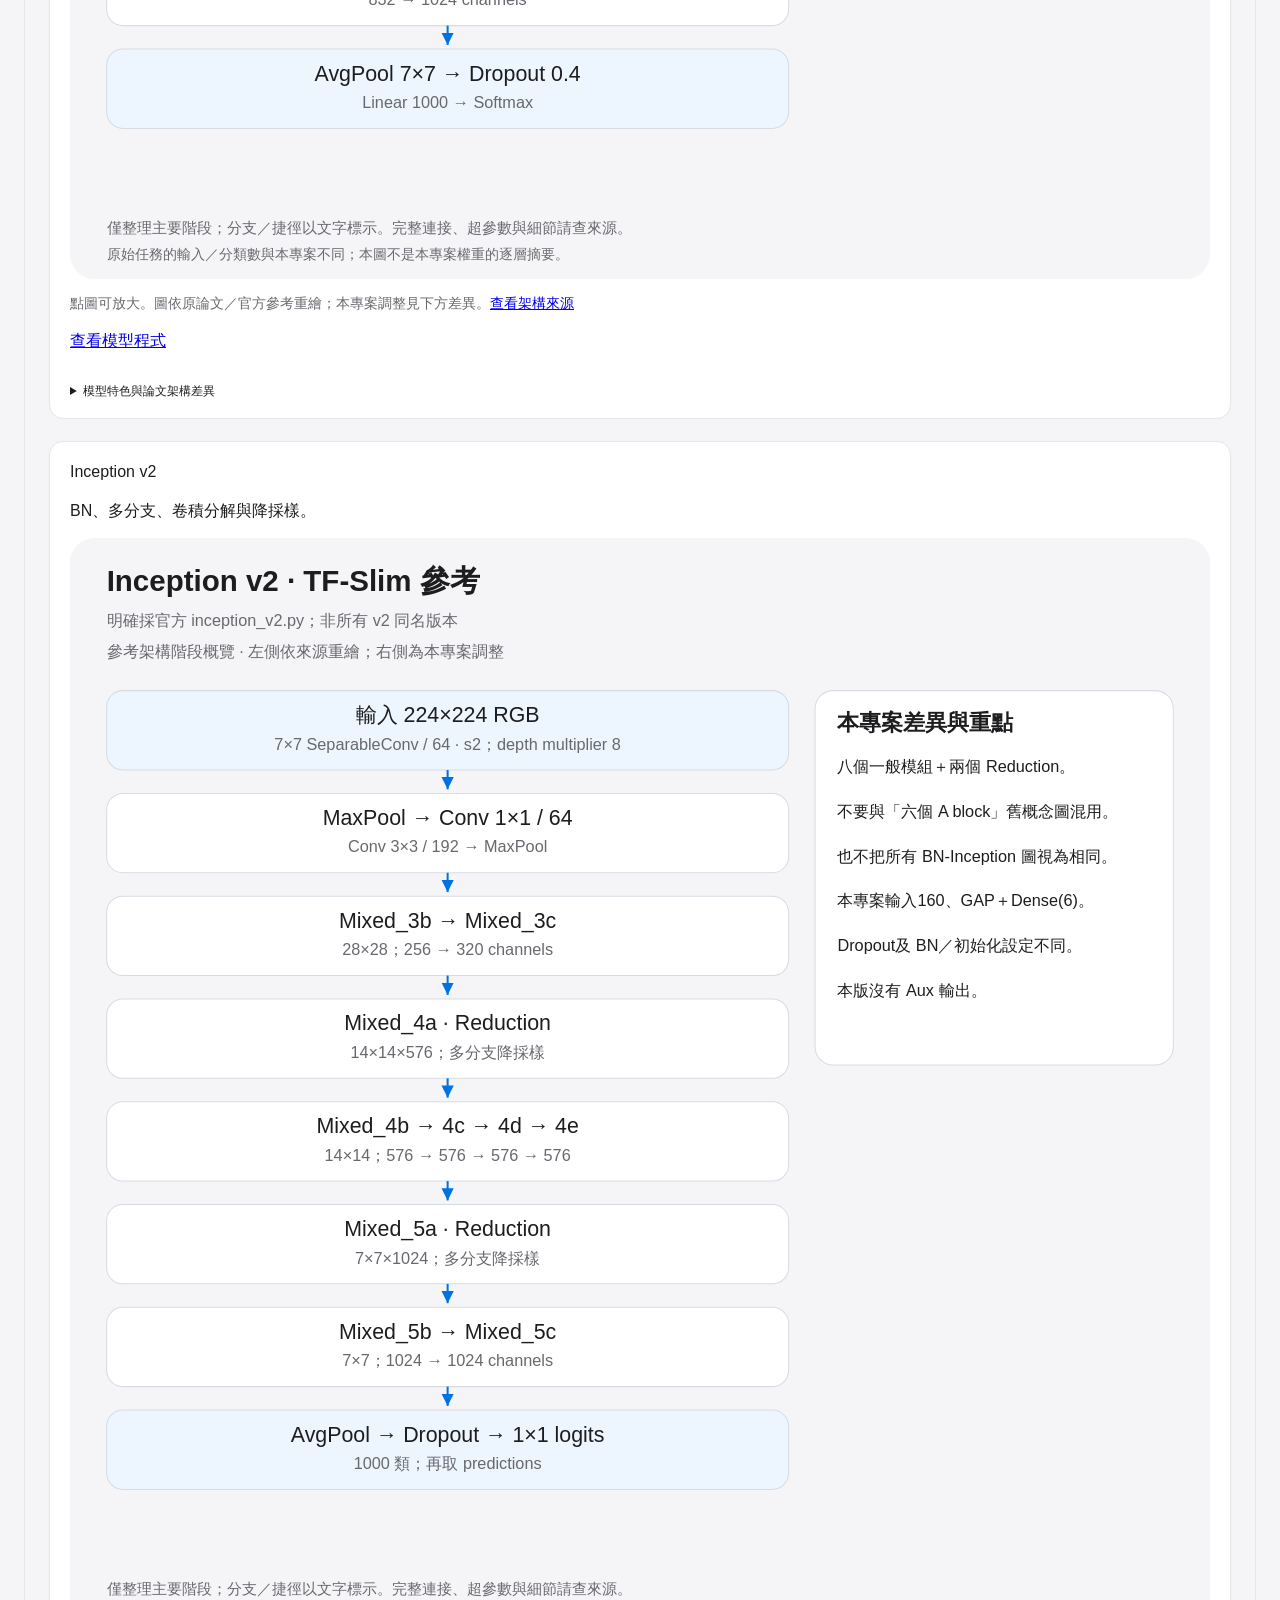
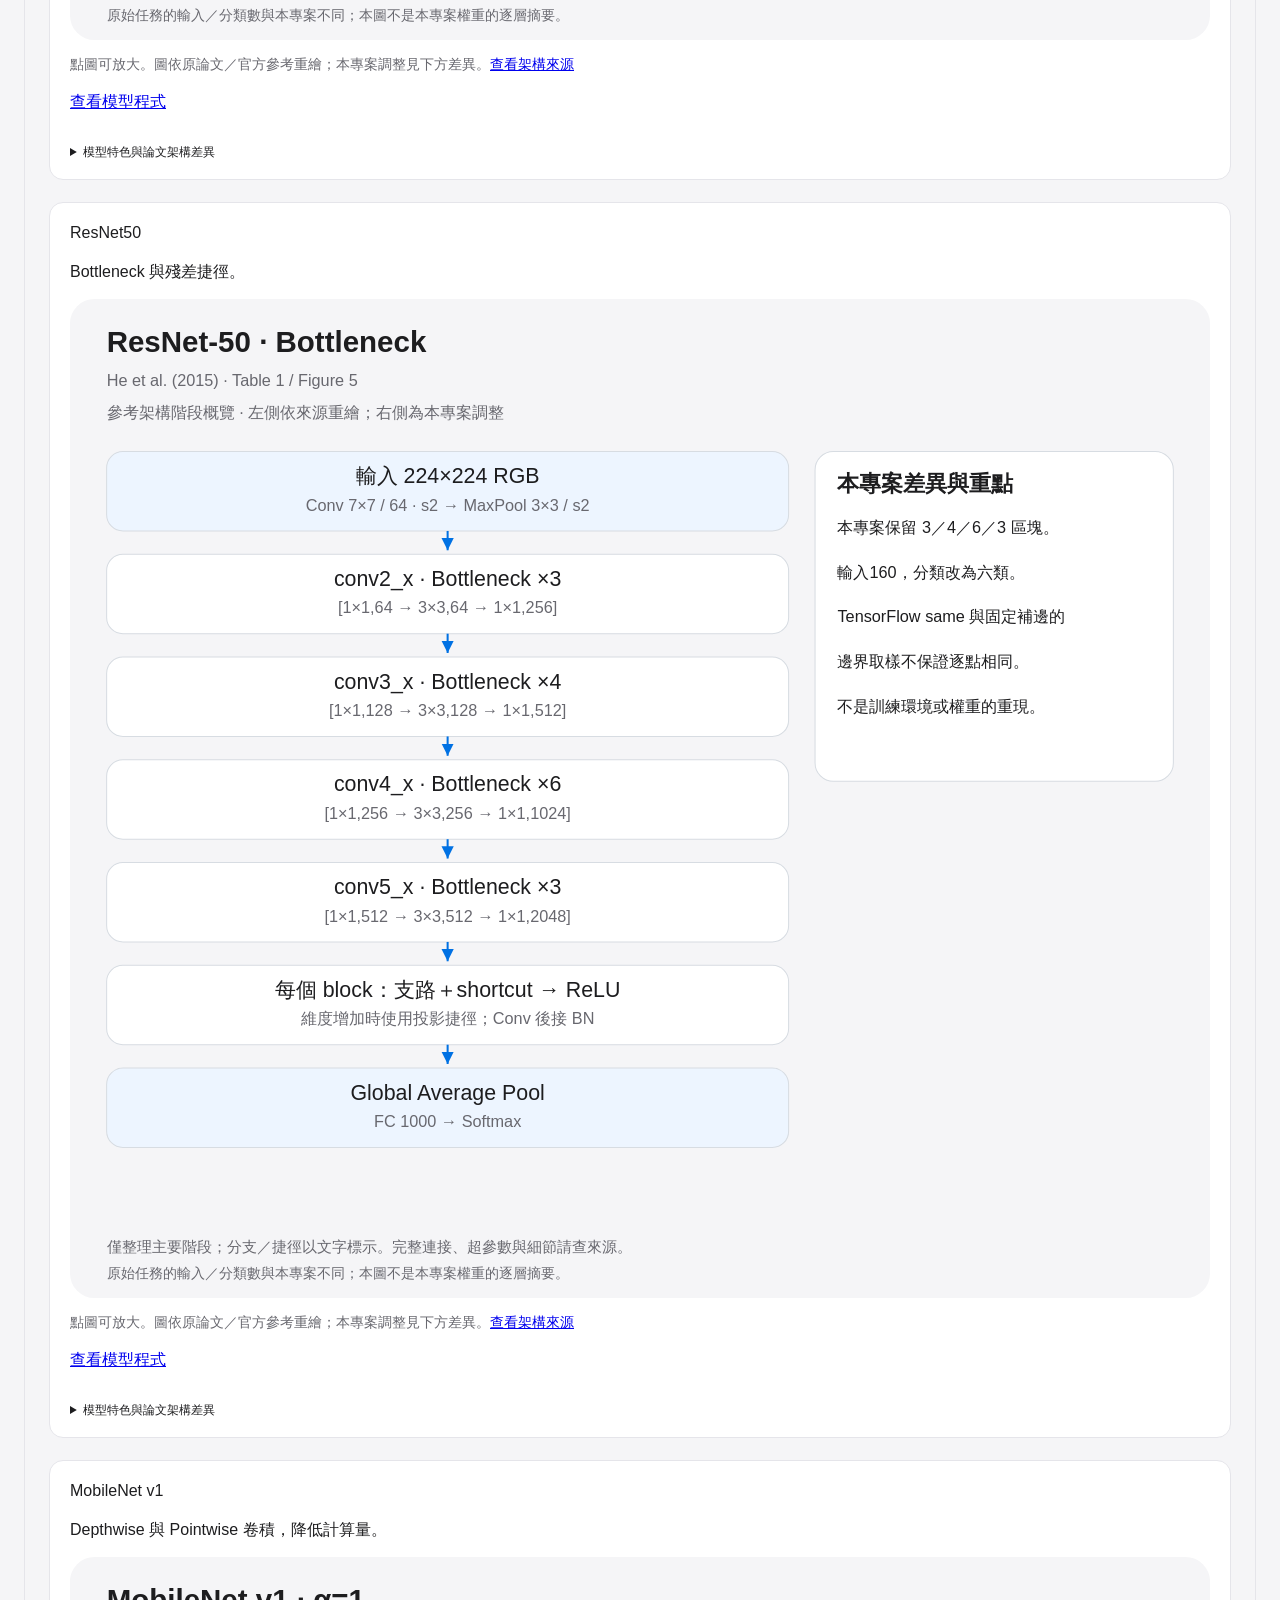
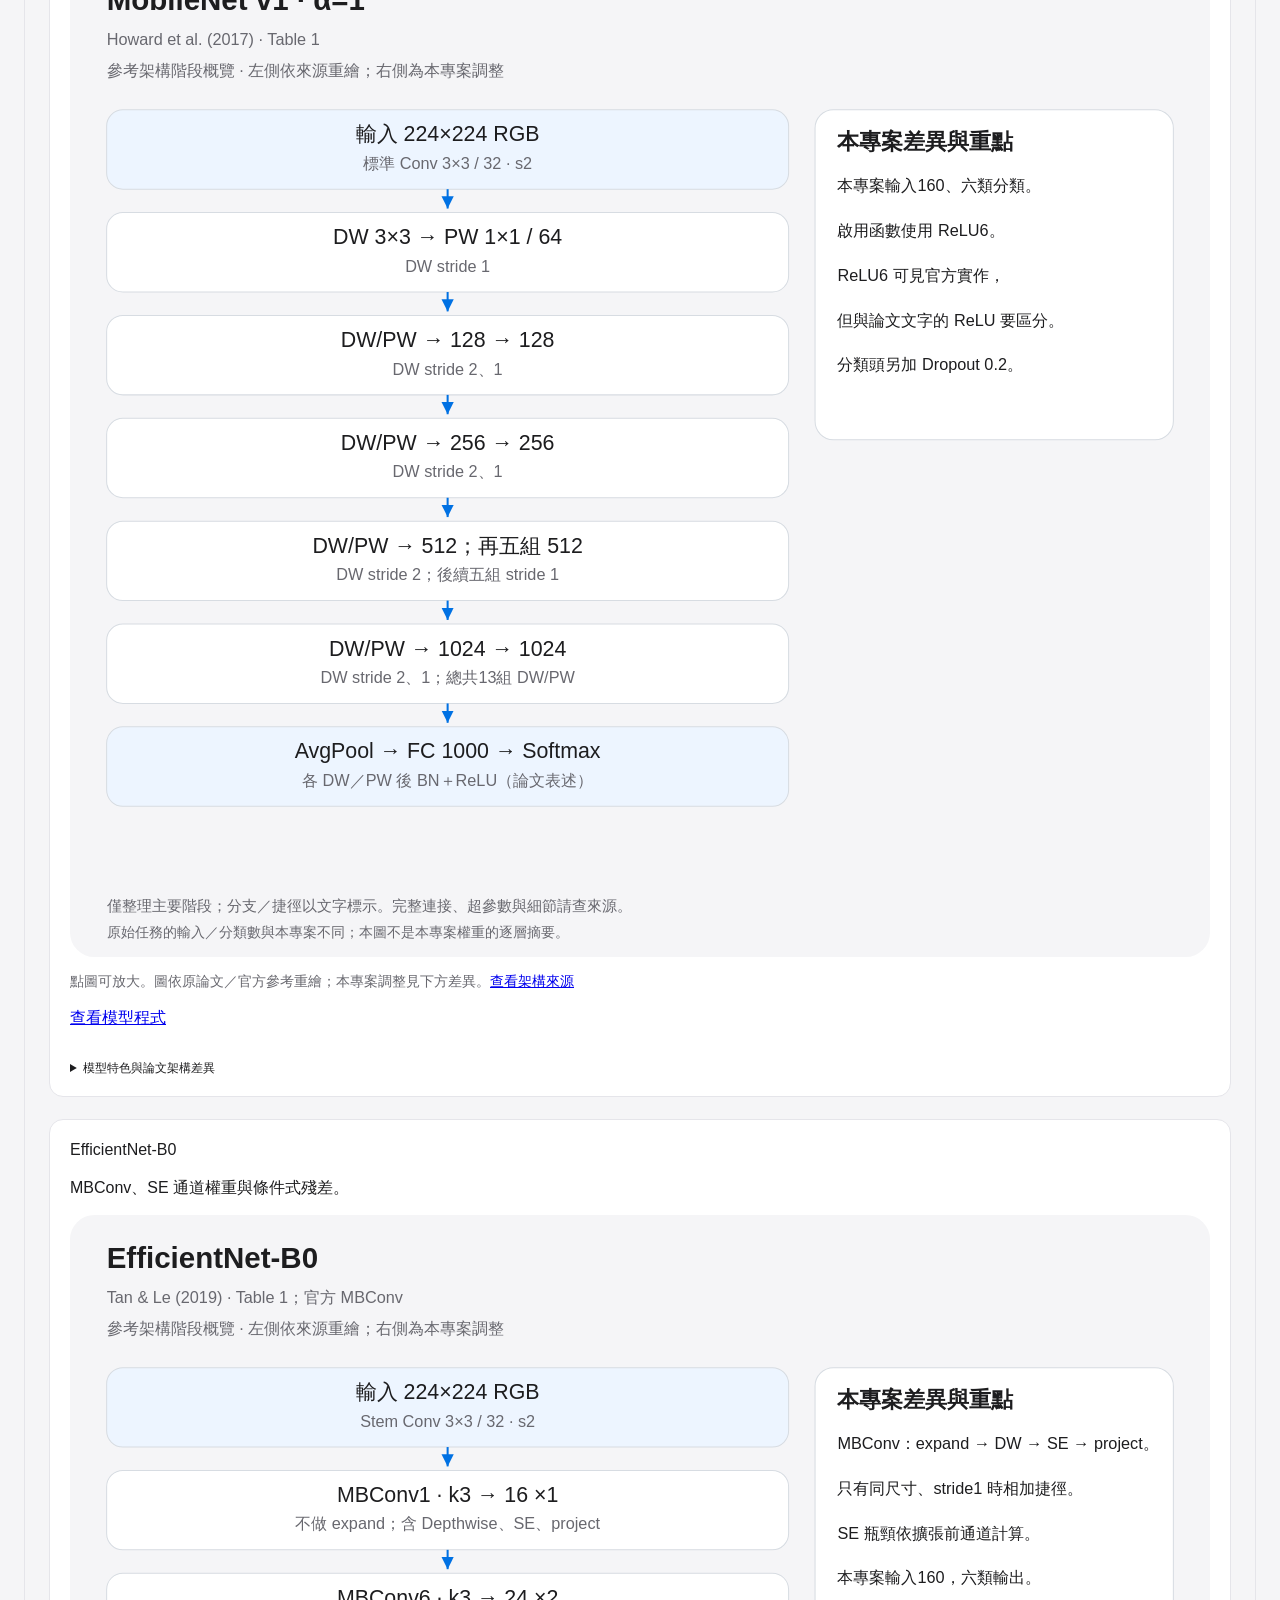
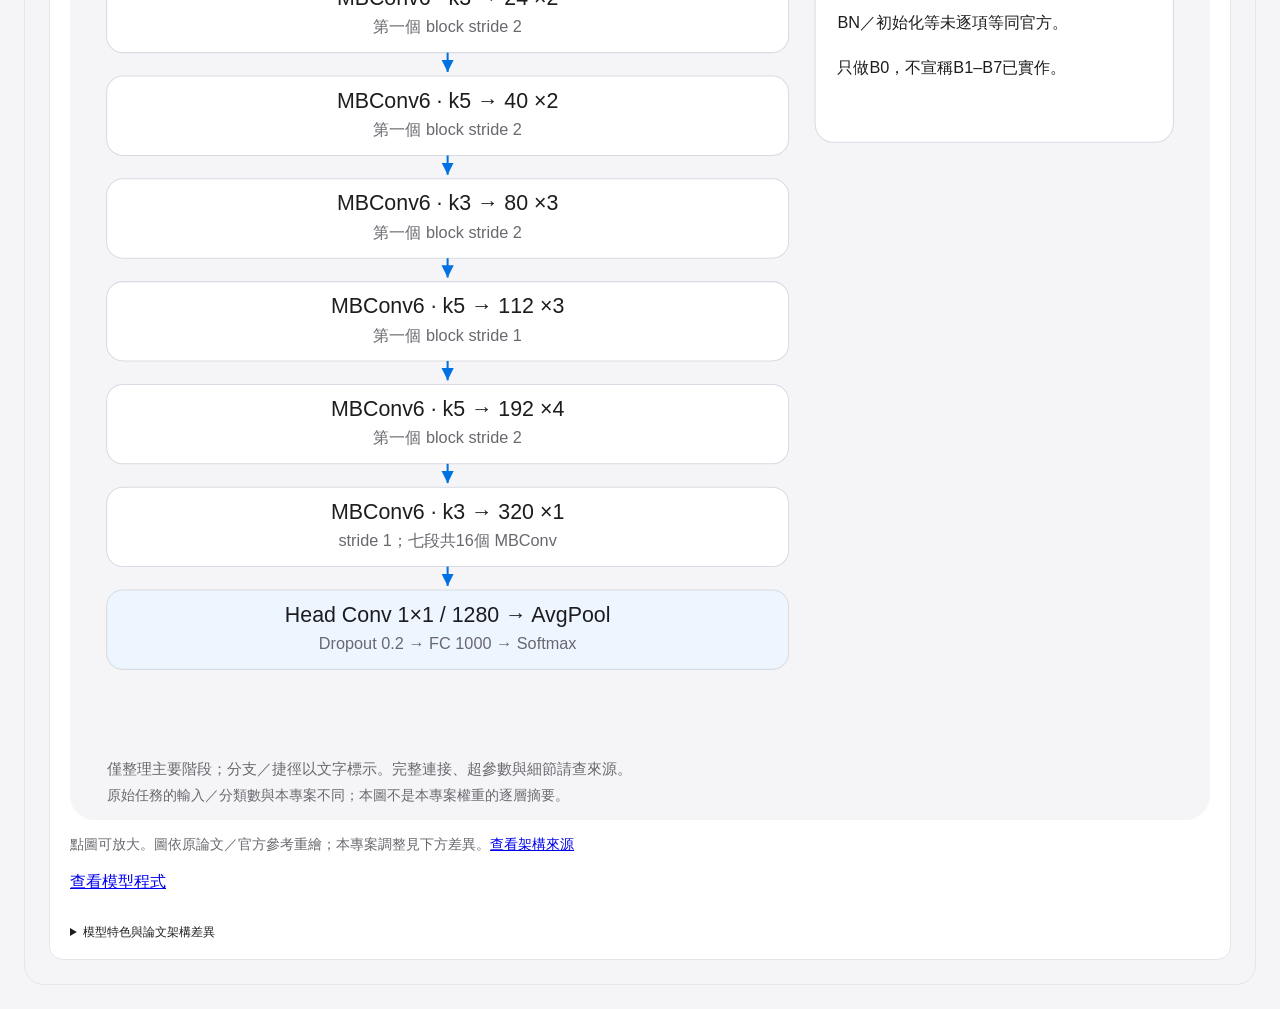
<file: docs/models.html>
<!doctype html><html lang="zh-Hant"><meta charset="utf-8"><meta name="viewport" content="width=device-width,initial-scale=1"><title>CNN Lab · 模型介紹</title><link rel="stylesheet" href="../webs/style.css"><body><main id="cnn-lab-preview-v2"><header class="lab-panel"><h1>CNN Lab · 模型介紹</h1><p>離線閱讀版 · 與 CNN Lab 模型介紹頁籤共用風格</p><a href="../README.md">回專案說明</a></header><div class="lab-stack" style="padding:24px"><div class="lab-panel"><h3>認識十種 CNN</h3><p class="lab-help">從核心設計理解模型，再搭配曲線與分類指標觀察。圖示以原論文或明確的官方參考版本為準；本專案是六類分類學習實作，仍有架構調整，部分差異較大，請展開各卡片核對。</p></div><div class="lab-model-grid"><article class="lab-panel lab-model-card"><h3>LeNet</h3><p>小型卷積與平均池化，作為入門基準。</p><a href="images/lenet-reference.svg" target="_blank" rel="noopener noreferrer" aria-label="放大參考架構圖"><img src="images/lenet-reference.svg" alt="LeNet 結構圖"></a><p class="lab-help">點圖可放大。圖依原論文／官方參考重繪；本專案調整見下方差異。<a href="https://princetonuniversity.github.io/NEU-PSY-502/_static/pdf/Class%204/LeCunn1998.pdf" target="_blank" rel="noopener noreferrer">查看架構來源</a></p><p><a href="https://github.com/zihling-project-ai/dl_cnn_model_learning/blob/main/models/lenet.py">查看模型程式</a></p><details class="lab-explain"><summary>模型特色與論文架構差異</summary><p>原版 C3 為部分通道連接，目前使用一般 Conv2D；原版 subsampling 含可訓練縮放與偏置，目前為固定平均池化；C5 改用 Flatten＋Dense(120)，在目前輸入尺寸下不等同原卷積；RBF 輸出改為 Softmax。<a href="https://princetonuniversity.github.io/NEU-PSY-502/_static/pdf/Class%204/LeCunn1998.pdf" target="_blank" rel="noopener noreferrer">論文</a></p></details></article><article class="lab-panel lab-model-card"><h3>AlexNet</h3><p>大卷積核、ReLU 與 Dropout。</p><a href="images/alexnet-reference.svg" target="_blank" rel="noopener noreferrer" aria-label="放大參考架構圖"><img src="images/alexnet-reference.svg" alt="AlexNet 結構圖"></a><p class="lab-help">點圖可放大。圖依原論文／官方參考重繪；本專案調整見下方差異。<a href="https://proceedings.neurips.cc/paper_files/paper/2012/file/c399862d3b9d6b76c8436e924a68c45b-Paper.pdf" target="_blank" rel="noopener noreferrer">查看架構來源</a></p><p><a href="https://github.com/zihling-project-ai/dl_cnn_model_learning/blob/main/models/alexnet.py">查看模型程式</a></p><details class="lab-explain"><summary>模型特色與論文架構差異</summary><p>隱藏全連接層為 512／512，原版為 4096／4096；原版第 2、4、5 層的分組連接改為一般卷積；省略 LRN。<a href="https://proceedings.neurips.cc/paper_files/paper/2012/file/c399862d3b9d6b76c8436e924a68c45b-Paper.pdf" target="_blank" rel="noopener noreferrer">論文</a></p></details></article><article class="lab-panel lab-model-card"><h3>AlexNet＋LRN</h3><p>加入局部反應正規化，與無 LRN 版本對照。</p><a href="images/alexnet_lrn-reference.svg" target="_blank" rel="noopener noreferrer" aria-label="放大參考架構圖"><img src="images/alexnet_lrn-reference.svg" alt="AlexNet＋LRN 結構圖"></a><p class="lab-help">點圖可放大。圖依原論文／官方參考重繪；本專案調整見下方差異。<a href="https://proceedings.neurips.cc/paper_files/paper/2012/file/c399862d3b9d6b76c8436e924a68c45b-Paper.pdf" target="_blank" rel="noopener noreferrer">查看架構來源</a></p><p><a href="https://github.com/zihling-project-ai/dl_cnn_model_learning/blob/main/models/alexnet_lrn.py">查看模型程式</a></p><details class="lab-explain"><summary>模型特色與論文架構差異</summary><p>同樣縮小為 512／512，且未使用原版分組連接。LRN 的 bias=1 與論文 k=2 不同，這一項屬層內超參數差異。<a href="https://proceedings.neurips.cc/paper_files/paper/2012/file/c399862d3b9d6b76c8436e924a68c45b-Paper.pdf" target="_blank" rel="noopener noreferrer">論文</a></p></details></article><article class="lab-panel lab-model-card"><h3>VGG16</h3><p>連續堆疊 3×3 卷積。</p><a href="images/vgg16-reference.svg" target="_blank" rel="noopener noreferrer" aria-label="放大參考架構圖"><img src="images/vgg16-reference.svg" alt="VGG16 結構圖"></a><p class="lab-help">點圖可放大。圖依原論文／官方參考重繪；本專案調整見下方差異。<a href="https://arxiv.org/abs/1409.1556" target="_blank" rel="noopener noreferrer">查看架構來源</a></p><p><a href="https://github.com/zihling-project-ai/dl_cnn_model_learning/blob/main/models/vgg16.py">查看模型程式</a></p><details class="lab-explain"><summary>模型特色與論文架構差異</summary><p>卷積配置對應原版 configuration D；兩個隱藏全連接層縮為 256／256，原版為 4096／4096。<a href="https://arxiv.org/html/1409.1556v6" target="_blank" rel="noopener noreferrer">論文 Table 1</a></p></details></article><article class="lab-panel lab-model-card"><h3>VGG16＋BN</h3><p>加入 Batch Normalization；分類器大小也與本專案 VGG16 不同，並非只差 BN。</p><a href="images/vgg16_bn-reference.svg" target="_blank" rel="noopener noreferrer" aria-label="放大參考架構圖"><img src="images/vgg16_bn-reference.svg" alt="VGG16＋BN 結構圖"></a><p class="lab-help">點圖可放大。圖依原論文／官方參考重繪；本專案調整見下方差異。<a href="https://arxiv.org/abs/1409.1556" target="_blank" rel="noopener noreferrer">查看架構來源</a></p><p><a href="https://github.com/zihling-project-ai/dl_cnn_model_learning/blob/main/models/vgg16_bn.py">查看模型程式</a></p><details class="lab-explain"><summary>模型特色與論文架構差異</summary><p>隱藏全連接層為 512／512。BN 是原 VGG 的擴充設計，並非 2014 VGG 論文原版。<a href="https://arxiv.org/html/1409.1556v6" target="_blank" rel="noopener noreferrer">VGG 論文</a></p></details></article><article class="lab-panel lab-model-card"><h3>GoogLeNet</h3><p>Inception v1 多分支、1×1 降維與輔助分類器。</p><a href="images/googlenet-reference.svg" target="_blank" rel="noopener noreferrer" aria-label="放大參考架構圖"><img src="images/googlenet-reference.svg" alt="GoogLeNet 結構圖"></a><p class="lab-help">點圖可放大。圖依原論文／官方參考重繪；本專案調整見下方差異。<a href="https://arxiv.org/abs/1409.4842" target="_blank" rel="noopener noreferrer">查看架構來源</a></p><p><a href="https://github.com/zihling-project-ai/dl_cnn_model_learning/blob/main/models/googlenet.py">查看模型程式</a></p><details class="lab-explain"><summary>模型特色與論文架構差異</summary><p>主要 Inception 配置大致對應，但前段省略原版兩個 LRN 層；池化的空間尺寸隨輸入尺寸調整。<a href="https://arxiv.org/pdf/1409.4842" target="_blank" rel="noopener noreferrer">論文</a></p></details></article><article class="lab-panel lab-model-card"><h3>Inception v2</h3><p>BN、多分支、卷積分解與降採樣。</p><a href="images/inception-reference.svg" target="_blank" rel="noopener noreferrer" aria-label="放大參考架構圖"><img src="images/inception-reference.svg" alt="Inception v2 結構圖"></a><p class="lab-help">點圖可放大。圖依原論文／官方參考重繪；本專案調整見下方差異。<a href="https://github.com/tensorflow/models/blob/master/research/slim/nets/inception_v2.py" target="_blank" rel="noopener noreferrer">查看架構來源</a></p><p><a href="https://github.com/zihling-project-ai/dl_cnn_model_learning/blob/main/models/inception.py">查看模型程式</a></p><details class="lab-explain"><summary>模型特色與論文架構差異</summary><p>對齊 TF-Slim 的可分離卷積前段、八個一般區塊與兩個 Reduction，共十個模組；保留本專案 GAP、六類輸出、BN／初始化與 Dropout 強度，不宣稱逐點重現原訓練。<a href="https://github.com/tensorflow/models/blob/master/research/slim/nets/inception_v2.py" target="_blank" rel="noopener noreferrer">參考實作</a></p></details></article><article class="lab-panel lab-model-card"><h3>ResNet50</h3><p>Bottleneck 與殘差捷徑。</p><a href="images/resnet50-reference.svg" target="_blank" rel="noopener noreferrer" aria-label="放大參考架構圖"><img src="images/resnet50-reference.svg" alt="ResNet50 結構圖"></a><p class="lab-help">點圖可放大。圖依原論文／官方參考重繪；本專案調整見下方差異。<a href="https://arxiv.org/abs/1512.03385" target="_blank" rel="noopener noreferrer">查看架構來源</a></p><p><a href="https://github.com/zihling-project-ai/dl_cnn_model_learning/blob/main/models/resnet.py">查看模型程式</a></p><details class="lab-explain"><summary>模型特色與論文架構差異</summary><p>主幹配置對應 ResNet50；第一層使用 TensorFlow same 補邊，與原作者固定 pad=3 的邊界取樣可能不同，不宣稱逐點數值等價。<a href="https://arxiv.org/pdf/1512.03385" target="_blank" rel="noopener noreferrer">論文</a>、<a href="https://github.com/KaimingHe/deep-residual-networks/blob/master/prototxt/ResNet-50-deploy.prototxt" target="_blank" rel="noopener noreferrer">原作者實作</a></p></details></article><article class="lab-panel lab-model-card"><h3>MobileNet v1</h3><p>Depthwise 與 Pointwise 卷積，降低計算量。</p><a href="images/mobilenet_v1-reference.svg" target="_blank" rel="noopener noreferrer" aria-label="放大參考架構圖"><img src="images/mobilenet_v1-reference.svg" alt="MobileNet v1 結構圖"></a><p class="lab-help">點圖可放大。圖依原論文／官方參考重繪；本專案調整見下方差異。<a href="https://arxiv.org/abs/1704.04861" target="_blank" rel="noopener noreferrer">查看架構來源</a></p><p><a href="https://github.com/zihling-project-ai/dl_cnn_model_learning/blob/main/models/mobilenet_v1.py">查看模型程式</a></p><details class="lab-explain"><summary>模型特色與論文架構差異</summary><p>主幹配置對應 v1；論文文字使用 ReLU，本專案使用 ReLU6（亦見官方實作），此差異須明確區分。目前 Dropout=0.2 與官方預設強度不同，主要屬正則化設定差異。<a href="https://arxiv.org/pdf/1704.04861" target="_blank" rel="noopener noreferrer">論文</a>、<a href="https://github.com/tensorflow/models/blob/master/research/slim/nets/mobilenet_v1.py" target="_blank" rel="noopener noreferrer">官方實作</a></p></details></article><article class="lab-panel lab-model-card"><h3>EfficientNet-B0</h3><p>MBConv、SE 通道權重與條件式殘差。</p><a href="images/efficientnet_b0-reference.svg" target="_blank" rel="noopener noreferrer" aria-label="放大參考架構圖"><img src="images/efficientnet_b0-reference.svg" alt="EfficientNet-B0 結構圖"></a><p class="lab-help">點圖可放大。圖依原論文／官方參考重繪；本專案調整見下方差異。<a href="https://arxiv.org/abs/1905.11946" target="_blank" rel="noopener noreferrer">查看架構來源</a></p><p><a href="https://github.com/zihling-project-ai/dl_cnn_model_learning/blob/main/models/efficientnet.py">查看模型程式</a></p><details class="lab-explain"><summary>模型特色與論文架構差異</summary><p>SE 縮減寬度依區塊輸入通道計算；殘差支路使用逐樣本遮罩，丟棄率依 block_idx／total_blocks 增加。保留本專案 BN 與初始化設定，不要求原論文環境或訓練方法。<a href="https://github.com/tensorflow/tpu/blob/master/models/official/efficientnet/efficientnet_model.py" target="_blank" rel="noopener noreferrer">參考實作</a></p></details></article></div></div></main></body></html>
</file>
<file: webs/style.css>
html{color-scheme:light dark}body{margin:0;padding:24px;background:light-dark(#f5f5f7,#19191b);font-family:-apple-system,BlinkMacSystemFont,"PingFang TC",sans-serif}#cnn-lab-preview-v2{max-width:1380px;margin:auto}

#cnn-lab-preview-v2{--lab-bg:light-dark(#f5f5f7,#19191b);--lab-panel:light-dark(#ffffff,#242426);--lab-ink:light-dark(#1d1d1f,#f5f5f7);--lab-muted:light-dark(#68686f,#b4b4bd);--lab-line:light-dark(#e5e5ea,#414145);--lab-soft:light-dark(#eeeef2,#333337);--lab-blue:light-dark(#0071e3,#64adff);--lab-blue-fill:light-dark(#edf5ff,#243347);--lab-pressed:light-dark(#1d1d1f,#ededf0);--lab-pressed-ink:light-dark(#ffffff,#202023);font-family:-apple-system,BlinkMacSystemFont,'SF Pro Text','PingFang TC',sans-serif;font-size:14px;line-height:1.55;color:var(--lab-ink);background:var(--lab-bg);border:1px solid var(--lab-line);border-radius:20px;overflow:clip;--lab-gap:22px}
#cnn-lab-preview-v2 *{box-sizing:border-box}#cnn-lab-preview-v2 h1,#cnn-lab-preview-v2 h2,#cnn-lab-preview-v2 h3,#cnn-lab-preview-v2 p{margin:0}#cnn-lab-preview-v2 h1{font-size:21px;font-weight:500;letter-spacing:-.6px}#cnn-lab-preview-v2 h2{font-size:17px;font-weight:500;letter-spacing:-.3px}#cnn-lab-preview-v2 h3{font-size:14px;font-weight:500}#cnn-lab-preview-v2 button,#cnn-lab-preview-v2 select{font:inherit;color:inherit}#cnn-lab-preview-v2 button{cursor:pointer}#cnn-lab-preview-v2 button:focus-visible,#cnn-lab-preview-v2 select:focus-visible,#cnn-lab-preview-v2 summary:focus-visible{outline:3px solid var(--lab-blue);outline-offset:3px}#cnn-lab-preview-v2 [hidden]{display:none!important}#cnn-lab-preview-v2 .lab-head{display:flex;align-items:center;justify-content:space-between;gap:15px;padding:24px 30px;background:var(--lab-panel);border-bottom:1px solid var(--lab-line);padding-right:106px}#cnn-lab-preview-v2 .lab-brand{display:flex;gap:13px;align-items:center}#cnn-lab-preview-v2 .lab-logo{background:var(--lab-soft);border-radius:12px;width:42px;height:42px;display:grid;place-items:center;font-size:12px;font-weight:500}#cnn-lab-preview-v2 .lab-sub{color:var(--lab-muted);font-size:12px;margin-top:3px}#cnn-lab-preview-v2 .lab-tag{font-size:12px;color:var(--lab-muted);white-space:nowrap}#cnn-lab-preview-v2 .lab-body{display:grid;grid-template-columns:235px minmax(0,1fr);gap:0}#cnn-lab-preview-v2 .lab-side{background:var(--lab-panel);border-right:1px solid var(--lab-line);padding:24px 22px;display:flex;flex-direction:column;gap:20px}#cnn-lab-preview-v2 .lab-eyebrow{color:var(--lab-muted);font-size:12px;margin-bottom:5px}#cnn-lab-preview-v2 .lab-fields{display:flex;flex-direction:column;gap:17px}#cnn-lab-preview-v2 .lab-field{display:flex;flex-direction:column;gap:7px}#cnn-lab-preview-v2 .lab-label{display:flex;justify-content:space-between;align-items:center;gap:8px;font-size:13px;font-weight:500}#cnn-lab-preview-v2 .lab-label span{font-size:11px;font-weight:400;color:var(--lab-muted)}#cnn-lab-preview-v2 .lab-select{width:100%;min-height:38px;padding:8px 10px;background:var(--lab-panel);border:1px solid var(--lab-line);border-radius:9px;font-size:13px}#cnn-lab-preview-v2 .lab-select option{background:var(--lab-panel);color:var(--lab-ink)}#cnn-lab-preview-v2 .lab-segments{display:flex;gap:4px;background:var(--lab-soft);padding:4px;border-radius:10px}#cnn-lab-preview-v2 .lab-segments button{flex:1;padding:6px 8px;background:transparent;border:0;border-radius:7px;font-size:13px;min-height:30px;color:var(--lab-muted)}#cnn-lab-preview-v2 .lab-segments button[aria-pressed=true]{background:var(--lab-panel);color:var(--lab-ink);box-shadow:0 1px 3px #00000010}#cnn-lab-preview-v2 .lab-help{font-size:12px;color:var(--lab-muted)}#cnn-lab-preview-v2 .lab-side-note{padding-top:17px;border-top:1px solid var(--lab-line);display:flex;flex-direction:column;gap:5px}#cnn-lab-preview-v2 .lab-main-button{padding:11px 14px;border:0;border-radius:10px;color:var(--lab-pressed-ink);background:var(--lab-pressed);font-weight:500;display:flex;gap:8px;align-items:center;justify-content:center;width:100%;min-height:42px}#cnn-lab-preview-v2 .lab-small-button{padding:8px 12px;border:1px solid var(--lab-line);border-radius:9px;background:var(--lab-panel);font-size:12px;display:inline-flex;gap:6px;align-items:center;justify-content:center;min-height:36px}#cnn-lab-preview-v2 .lab-main{padding:24px 26px;min-width:0;display:flex;flex-direction:column;gap:var(--lab-gap)}#cnn-lab-preview-v2 .lab-result-head{display:flex;justify-content:space-between;align-items:flex-start;gap:14px}#cnn-lab-preview-v2 .lab-run-select{max-width:230px}#cnn-lab-preview-v2 .lab-dataset{display:flex;gap:18px;flex-wrap:wrap;padding-bottom:18px;border-bottom:1px solid var(--lab-line);font-size:12px;color:var(--lab-muted)}#cnn-lab-preview-v2 .lab-dataset strong{color:var(--lab-ink);font-weight:500}#cnn-lab-preview-v2 .lab-stats{display:grid;grid-template-columns:repeat(3,minmax(0,1fr));gap:12px}#cnn-lab-preview-v2 .lab-stat{background:var(--lab-panel);border:1px solid var(--lab-line);border-radius:13px;padding:16px;display:flex;flex-direction:column;gap:4px}#cnn-lab-preview-v2 .lab-stat-label{font-size:12px;color:var(--lab-muted)}#cnn-lab-preview-v2 .lab-value{font-size:27px;font-weight:500;letter-spacing:-.7px;font-variant-numeric:tabular-nums}#cnn-lab-preview-v2 .lab-stat-foot{font-size:11px;color:var(--lab-muted)}#cnn-lab-preview-v2 .lab-tabs{display:flex;gap:20px;border-bottom:1px solid var(--lab-line)}#cnn-lab-preview-v2 .lab-tabs button{padding:0 0 11px;border:0;border-bottom:2px solid transparent;background:transparent;color:var(--lab-muted);font-size:13px;white-space:nowrap}#cnn-lab-preview-v2 .lab-tabs button[aria-selected=true]{color:var(--lab-ink);border-bottom-color:var(--lab-ink)}#cnn-lab-preview-v2 .lab-panel{background:var(--lab-panel);padding:18px 20px;border:1px solid var(--lab-line);border-radius:14px;min-width:0}#cnn-lab-preview-v2 .lab-plot-head{display:flex;align-items:center;justify-content:space-between;gap:12px;margin-bottom:8px;flex-wrap:wrap}#cnn-lab-preview-v2 .lab-plot-controls{display:flex;align-items:center;gap:10px}#cnn-lab-preview-v2 .lab-chart{min-height:230px}#cnn-lab-preview-v2 .lab-bottom{display:flex;align-items:center;justify-content:space-between;gap:14px;padding-top:14px;border-top:1px solid var(--lab-line);font-size:12px;color:var(--lab-muted);flex-wrap:wrap}#cnn-lab-preview-v2 .lab-completed{display:flex;gap:7px;align-items:center}#cnn-lab-preview-v2 .lab-completed i{width:15px;height:15px}#cnn-lab-preview-v2 .lab-caption{font-size:12px;color:var(--lab-muted);margin-top:12px}#cnn-lab-preview-v2 .lab-table-wrap{overflow-x:auto}#cnn-lab-preview-v2 table{width:100%;border-collapse:collapse;font-size:12px;text-align:left;font-variant-numeric:tabular-nums}#cnn-lab-preview-v2 td,#cnn-lab-preview-v2 th{padding:11px 7px;border-bottom:1px solid var(--lab-line);white-space:nowrap}#cnn-lab-preview-v2 th{font-weight:400;color:var(--lab-muted)}#cnn-lab-preview-v2 td:not(:first-child),#cnn-lab-preview-v2 th:not(:first-child){text-align:right}#cnn-lab-preview-v2 .lab-stack{display:flex;flex-direction:column;gap:17px}#cnn-lab-preview-v2 .lab-status-note{background:var(--lab-blue-fill);border-radius:10px;padding:12px 14px;font-size:12px;color:var(--lab-ink)}#cnn-lab-preview-v2 .lab-review{background:var(--lab-panel);border-top:1px solid var(--lab-line);padding:20px 26px;display:flex;flex-direction:column;gap:12px}#cnn-lab-preview-v2 .lab-review-actions{display:flex;gap:10px;flex-wrap:wrap}#cnn-lab-preview-v2 .lab-review .lab-main-button{width:auto}#cnn-lab-preview-v2 .lab-keyvals{display:flex;gap:16px;flex-wrap:wrap;font-size:13px}#cnn-lab-preview-v2 .lab-foot{font-size:11px;color:var(--lab-muted);padding:0 26px 18px;text-align:right}#cnn-lab-preview-v2 .lab-saved-settings{font-size:12px;color:var(--lab-muted);padding-bottom:9px}#cnn-lab-preview-v2 .lab-empty{padding:20px 0;text-align:center;font-size:13px;color:var(--lab-muted)}#cnn-lab-preview-v2 .lab-empty i{width:28px;height:28px;margin:0 auto 10px;display:block}#cnn-lab-preview-v2 .lab-explain{font-size:12px;color:var(--lab-muted);margin-top:14px}#cnn-lab-preview-v2 .lab-explain summary{cursor:pointer;color:var(--lab-ink)}#cnn-lab-preview-v2 .lab-explain p{margin-top:8px}#cnn-lab-preview-v2 .lab-src{font-size:11px;color:var(--lab-muted)}#cnn-lab-preview-v2 .lab-src summary{cursor:pointer}#cnn-lab-preview-v2 .lab-src p{padding-top:8px;overflow-wrap:anywhere}#cnn-lab-preview-v2 .lab-placeholder-button{opacity:.55}#cnn-lab-preview-v2 .lab-gap{display:flex;flex-direction:column;gap:12px}
@media(max-width:800px){#cnn-lab-preview-v2 .lab-head{padding:20px 22px;padding-right:96px;align-items:flex-start;flex-direction:column;gap:8px}#cnn-lab-preview-v2 .lab-body{grid-template-columns:210px minmax(0,1fr)}#cnn-lab-preview-v2 .lab-main{padding:22px 18px}#cnn-lab-preview-v2 .lab-result-head{flex-direction:column}#cnn-lab-preview-v2 .lab-run-select{max-width:none}#cnn-lab-preview-v2 .lab-stat{padding:12px}#cnn-lab-preview-v2 .lab-value{font-size:24px}#cnn-lab-preview-v2 .lab-tabs{gap:14px}#cnn-lab-preview-v2 .lab-panel{padding:16px 12px}}
@media(max-width:600px){#cnn-lab-preview-v2 .lab-body{grid-template-columns:minmax(0,1fr)}#cnn-lab-preview-v2 .lab-side{border-right:0;border-bottom:1px solid var(--lab-line);padding:20px}#cnn-lab-preview-v2 .lab-fields{display:grid;grid-template-columns:repeat(2,minmax(0,1fr));gap:15px}#cnn-lab-preview-v2 .lab-field:first-child{grid-column:1/-1}#cnn-lab-preview-v2 .lab-side-note{padding-top:12px}#cnn-lab-preview-v2 .lab-main{padding:20px 14px}#cnn-lab-preview-v2 .lab-stats{gap:7px}#cnn-lab-preview-v2 .lab-stat{padding:11px 9px}#cnn-lab-preview-v2 .lab-value{font-size:22px}#cnn-lab-preview-v2 .lab-stat-label{font-size:11px}#cnn-lab-preview-v2 .lab-run-select{width:100%}#cnn-lab-preview-v2 .lab-plot-controls{width:100%;justify-content:flex-end}#cnn-lab-preview-v2 .lab-head{padding-left:20px}#cnn-lab-preview-v2 .lab-tabs{gap:18px}#cnn-lab-preview-v2 .lab-select{font-size:16px}#cnn-lab-preview-v2 .lab-stat-foot{overflow-wrap:anywhere}#cnn-lab-preview-v2 .lab-chart{min-height:250px}#cnn-lab-preview-v2 .lab-foot{text-align:left}}
@media(prefers-reduced-motion:no-preference){#cnn-lab-preview-v2 .lab-segments button{transition:background .15s,color .15s}}
#cnn-lab-preview-v2 .lab-class-toolbar{display:flex;align-items:center;justify-content:space-between;gap:16px;flex-wrap:wrap}#cnn-lab-preview-v2 .lab-class-source{display:flex;flex-direction:column;gap:5px}#cnn-lab-preview-v2 .lab-class-stats{display:grid;grid-template-columns:repeat(3,minmax(0,1fr));gap:12px}#cnn-lab-preview-v2 .lab-matrix-axis{font-size:12px;color:var(--lab-muted);margin:14px 0 6px}#cnn-lab-preview-v2 table.lab-matrix{table-layout:fixed;min-width:400px;border-collapse:separate;border-spacing:5px;margin-left:-5px;width:calc(100% + 5px)}#cnn-lab-preview-v2 .lab-matrix caption{text-align:left;padding:0 5px 8px;caption-side:top}#cnn-lab-preview-v2 .lab-matrix th{white-space:normal;text-align:center;border:0;padding:5px 0;font-size:12px}#cnn-lab-preview-v2 .lab-matrix th:first-child{width:80px;text-align:left;padding-left:5px}#cnn-lab-preview-v2 .lab-matrix td{border:0;padding:0;text-align:center}#cnn-lab-preview-v2 .lab-matrix button{width:100%;min-height:46px;min-width:38px;padding:5px 1px;border:0;border-radius:7px;font-size:12px;background:var(--lab-soft);color:var(--lab-ink);font-variant-numeric:tabular-nums}#cnn-lab-preview-v2 .lab-matrix button[aria-pressed=true]{outline:2px solid var(--lab-ink);outline-offset:1px}#cnn-lab-preview-v2 .lab-matrix-legend{display:flex;gap:8px;align-items:center;justify-content:flex-end;font-size:11px;color:var(--lab-muted);margin:10px 0 16px;flex-wrap:wrap}#cnn-lab-preview-v2 .lab-legend-ramp{display:inline-block;width:80px;height:9px;background:linear-gradient(to right,var(--lab-blue-fill),var(--lab-blue));border-radius:3px}#cnn-lab-preview-v2 .lab-cell-detail{display:flex;justify-content:space-between;gap:12px;align-items:center;border-top:1px solid var(--lab-line);padding-top:16px;flex-wrap:wrap}#cnn-lab-preview-v2 .lab-cell-detail .lab-help{margin-top:5px}#cnn-lab-preview-v2 #cl-image-note:empty{display:none}#cnn-lab-preview-v2 #cl-image-note{margin-top:12px}#cnn-lab-preview-v2 .lab-class-footer{display:flex;justify-content:space-between;gap:12px;align-items:center;flex-wrap:wrap}#cnn-lab-preview-v2 .lab-scores td:nth-child(4){font-weight:500}#cnn-lab-preview-v2 .lab-scores tfoot tr:last-child td{border-bottom:0}#cnn-lab-preview-v2 .lab-scores tfoot td:first-child{font-weight:500}#cnn-lab-preview-v2 button:disabled{opacity:.5;cursor:default}#cnn-lab-preview-v2 .lab-class-source .lab-select{min-width:190px}#cnn-lab-preview-v2 #cl-panel-class .lab-status-note{background:var(--lab-soft)}
@media(max-width:600px){#cnn-lab-preview-v2 .lab-class-stats{gap:7px}#cnn-lab-preview-v2 .lab-class-toolbar{align-items:stretch}#cnn-lab-preview-v2 .lab-class-source{width:100%}#cnn-lab-preview-v2 .lab-matrix th:first-child{width:70px}#cnn-lab-preview-v2 .lab-class-stats .lab-value{font-size:21px}}

#cnn-lab-preview-v2 #cl-matrix-units{flex-shrink:0}#cnn-lab-preview-v2 #cl-matrix-units button{white-space:nowrap;flex:0 0 auto;padding:6px 10px}
#cnn-lab-preview-v2{--lab-orange:light-dark(#dc7626,#ffa366)}#cnn-lab-preview-v2 .lab-local-legend{display:flex;justify-content:center;gap:18px;font-size:12px;color:var(--lab-muted);padding-top:10px}#cnn-lab-preview-v2 .lab-local-legend>span{display:flex;align-items:center;gap:6px}#cnn-lab-preview-v2 .lab-local-legend>span>span{width:16px;height:3px}

#cnn-lab-preview-v2 .lab-job{padding:18px 26px;background:var(--lab-blue-fill);border-bottom:1px solid var(--lab-line)}#cnn-lab-preview-v2 progress{width:100%;height:10px;accent-color:var(--lab-blue);display:block;margin:12px 0}#cnn-lab-preview-v2 .lab-alert{padding:14px 24px;color:light-dark(#a31f24,#ffb5b5);background:light-dark(#fff0f0,#3e2020)}#cnn-lab-preview-v2 .lab-error-grid{display:grid;grid-template-columns:repeat(3,minmax(0,1fr));gap:12px}#cnn-lab-preview-v2 .lab-error-grid figure{margin:0;border:1px solid var(--lab-line);border-radius:10px;padding:8px;background:var(--lab-panel)}#cnn-lab-preview-v2 .lab-error-grid img{width:100%;height:140px;object-fit:contain;display:block}#cnn-lab-preview-v2 .lab-error-grid figcaption{font-size:12px;color:var(--lab-muted);margin-top:8px;overflow-wrap:anywhere}#cnn-lab-preview-v2 select{appearance:none;background-image:linear-gradient(45deg,transparent 50%,var(--lab-muted) 50%),linear-gradient(135deg,var(--lab-muted) 50%,transparent 50%);background-position:calc(100% - 15px) 50%,calc(100% - 10px) 50%;background-size:5px 5px;background-repeat:no-repeat;padding-right:30px}#cnn-lab-preview-v2 .lab-chart svg{display:block;width:100%;height:280px}#cnn-lab-preview-v2 .lab-plot-readout{font-size:14px;color:var(--lab-muted);min-height:22px}#cnn-lab-preview-v2 .lab-run-select{max-width:310px}#cnn-lab-preview-v2 .lab-scores tr[data-selected=true]{background:var(--lab-blue-fill)}#cnn-lab-preview-v2 button:disabled{cursor:default;opacity:.5}#cnn-lab-preview-v2 .lab-main-button i{display:none}#cnn-lab-preview-v2 h1{font-size:24px}#cnn-lab-preview-v2 h2{font-size:20px}#cnn-lab-preview-v2 h3{font-size:16px}#cnn-lab-preview-v2{font-size:16px}#cnn-lab-preview-v2 .lab-help,#cnn-lab-preview-v2 .lab-caption,#cnn-lab-preview-v2 .lab-sub,#cnn-lab-preview-v2 .lab-tag,#cnn-lab-preview-v2 .lab-stat-label,#cnn-lab-preview-v2 .lab-select,#cnn-lab-preview-v2 .lab-label,#cnn-lab-preview-v2 .lab-small-button,#cnn-lab-preview-v2 .lab-tabs button,#cnn-lab-preview-v2 .lab-segments button,#cnn-lab-preview-v2 table{font-size:14px}#cnn-lab-preview-v2 .lab-stat-foot,#cnn-lab-preview-v2 .lab-label span,#cnn-lab-preview-v2 .lab-eyebrow,#cnn-lab-preview-v2 .lab-foot,#cnn-lab-preview-v2 .lab-dataset{font-size:13px}#cnn-lab-preview-v2 .lab-status-note{font-size:14px}#cnn-lab-preview-v2 .lab-select{min-height:44px}#cnn-lab-preview-v2 .lab-label{flex-wrap:wrap}#cnn-lab-preview-v2 .lab-select option{background:var(--lab-panel)}#cnn-lab-preview-v2 .lab-chart-grid{stroke:var(--lab-line);stroke-width:1}#cnn-lab-preview-v2 .lab-chart-text{fill:var(--lab-muted);font-family:inherit;font-size:12px}#cnn-lab-preview-v2 .lab-legend-button{border:0;background:none;padding:8px;color:var(--lab-ink);font:inherit;font-size:14px}#cnn-lab-preview-v2 .lab-legend-button[aria-pressed=false]{opacity:.45}#cnn-lab-preview-v2 .lab-completed i{display:none}@media(max-width:600px){body{padding:8px}#cnn-lab-preview-v2 .lab-error-grid{grid-template-columns:repeat(2,minmax(0,1fr))}#cnn-lab-preview-v2 .lab-run-select{max-width:none;width:100%}#cnn-lab-preview-v2 .lab-stat-label,#cnn-lab-preview-v2 .lab-stat-foot{font-size:12px}#cnn-lab-preview-v2 .lab-value{font-size:22px}}

#cnn-lab-preview-v2 .lab-result-head>label{display:flex;flex-direction:column;gap:6px;min-width:0;max-width:310px;width:100%}#cnn-lab-preview-v2 select.lab-select{background-image:linear-gradient(45deg,transparent 50%,var(--lab-muted) 50%),linear-gradient(135deg,var(--lab-muted) 50%,transparent 50%);background-position:calc(100% - 15px) 50%,calc(100% - 10px) 50%;background-size:5px 5px;background-repeat:no-repeat;padding-right:30px}#cnn-lab-preview-v2 .lab-matrix button,#cnn-lab-preview-v2 .lab-matrix th{font-size:14px}

/* 模型介紹沿用 CNN Lab 色彩、字體與卡片。 */
#cnn-lab-preview-v2 .lab-model-grid{display:grid;grid-template-columns:1fr;gap:22px}
#cnn-lab-preview-v2 .lab-model-card{display:flex;flex-direction:column;gap:14px;min-width:0}
#cnn-lab-preview-v2 .lab-model-card img{width:100%;height:auto;display:block;border-radius:12px;background:white}
#cnn-lab-preview-v2 .lab-model-card details p{margin-top:12px;line-height:1.8}
#cnn-lab-preview-v2 .lab-tabs{overflow-x:auto}
#cnn-lab-preview-v2 .lab-tabs button{white-space:nowrap}
@media(max-width:1100px){#cnn-lab-preview-v2 .lab-model-grid{grid-template-columns:1fr}}

#cnn-lab-preview-v2 .lab-source-panel{margin:16px 24px;display:grid;gap:10px}#cnn-lab-preview-v2 .lab-source-panel select{max-width:360px}

/* 優化器教學：沿用 Lab 簡潔卡片與藍色重點。 */
#cnn-lab-preview-v2 .lab-optimizer-grid{display:grid;grid-template-columns:repeat(2,minmax(0,1fr));gap:18px}
#cnn-lab-preview-v2 .lab-optimizer-grid p,#cnn-lab-preview-v2 .lab-optimizer-intro p,#cl-panel-optimizers li{line-height:1.85}
#cnn-lab-preview-v2 .lab-optimizer-example{background:#f0f6ff;border-radius:12px;padding:14px;color:#174b87}
#cnn-lab-preview-v2 .lab-learning-flow{display:flex;flex-wrap:wrap;gap:10px;align-items:center;margin:22px 0}
#cnn-lab-preview-v2 .lab-learning-flow span{padding:12px 16px;background:#f3f4f8;border-radius:12px}
#cnn-lab-preview-v2 .lab-learning-flow b{color:#0877ed}
@media(max-width:760px){#cnn-lab-preview-v2 .lab-optimizer-grid{grid-template-columns:1fr}}

#cnn-lab-preview-v2 .lab-formula{white-space:pre-wrap;overflow-wrap:anywhere;background:#f3f6fb;color:#173b66;padding:16px;border-radius:12px;font-size:14px;line-height:1.85;margin:16px 0}
#cnn-lab-preview-v2 .lab-formula code{font-family:ui-monospace,SFMono-Regular,Consolas,monospace}
#cnn-lab-preview-v2 .lab-optimizer-grid{grid-template-columns:1fr}
#cl-panel-optimizers details p,#cl-panel-optimizers li{line-height:1.85}

#cnn-lab-preview-v2 .lab-evidence-note{margin:16px 24px;border-left:5px solid #b45309;background:#fffaf0}#cnn-lab-preview-v2 .lab-evidence-note h2{font-size:21px}#cnn-lab-preview-v2 .lab-evidence-note p{line-height:1.85}
</file>
